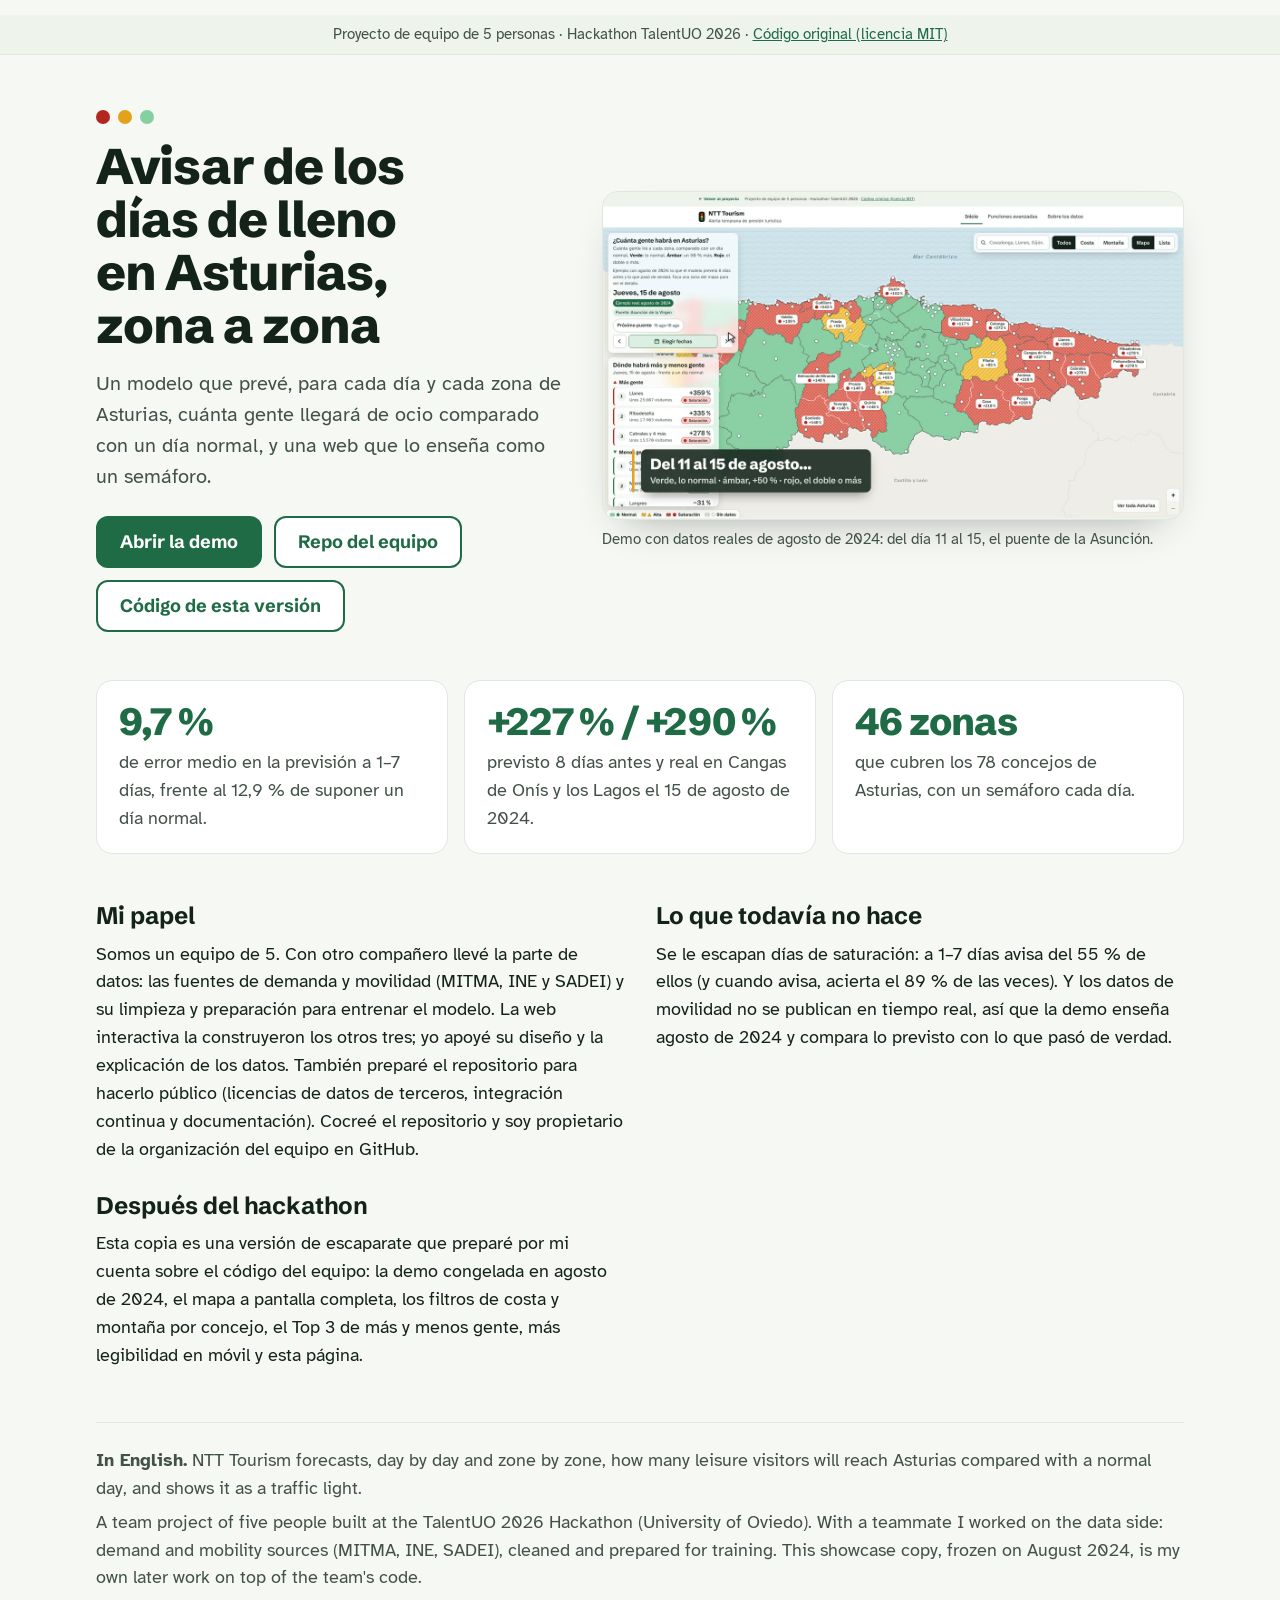
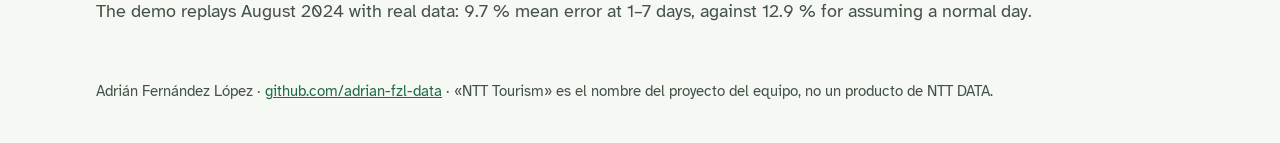
<file: index.html>
<!doctype html>
<html lang="es">
<head>
<meta charset="utf-8">
<meta name="viewport" content="width=device-width,initial-scale=1,viewport-fit=cover">
<title>NTT Tourism · Avisar de los días de lleno en Asturias</title>
<meta name="description" content="Proyecto de equipo del Hackathon TalentUO 2026: un modelo que prevé, zona a zona, cuánta gente llegará a Asturias frente a un día normal, y una web que lo muestra como un semáforo.">
<meta name="theme-color" content="#F6F8F4">
<link rel="icon" href="demo/favicon.svg" type="image/svg+xml">
<!-- Vista previa al compartir el enlace (LinkedIn, WhatsApp, portafolio) -->
<meta property="og:type" content="website">
<meta property="og:locale" content="es_ES">
<meta property="og:title" content="NTT Tourism · Avisar de los días de lleno en Asturias">
<meta property="og:description" content="Previsión de afluencia turística zona a zona, con un semáforo. Proyecto de equipo · Hackathon TalentUO 2026.">
<meta property="og:url" content="https://adrian-fzl-data.github.io/ntt-tourism/">
<meta property="og:image" content="https://adrian-fzl-data.github.io/ntt-tourism/medios/vista-previa.jpg">
<meta property="og:image:width" content="1200">
<meta property="og:image:height" content="630">
<meta property="og:image:alt" content="Mapa de Asturias con las zonas en verde, ámbar y rojo según la gente prevista el 15 de agosto de 2024">
<meta name="twitter:card" content="summary_large_image">
<link rel="preconnect" href="https://fonts.googleapis.com">
<link rel="preconnect" href="https://fonts.gstatic.com" crossorigin>
<link rel="stylesheet" href="https://fonts.googleapis.com/css2?family=Atkinson+Hyperlegible:wght@400;700&family=Schibsted+Grotesk:wght@600;700;800&display=swap">
<style>
/* Mismos colores y tipografía que la demo (demo/index.html) */
:root {
  --bg: #F6F8F4; --superficie: #FFFFFF; --superficie-2: #EEF3EC;
  --tinta: #14231A; --tinta-2: #435248; --linea: #DFE7DF;
  --acento: #1F6B45; --acento-tinta: #FFFFFF; --acento-suave: #DCEFE3;
  --rojo: #B3261E; --ambar-vivo: #E3A21A; --mapa-verde: #86CFA0;
  --f-titulo: 'Schibsted Grotesk', 'Segoe UI', 'Helvetica Neue', Arial, sans-serif;
  --f-texto: 'Atkinson Hyperlegible', Verdana, 'Segoe UI', sans-serif;
}
* { box-sizing: border-box; }
html { -webkit-text-size-adjust: 100%; }
body { margin: 0; background: var(--bg); color: var(--tinta); font: 400 18px/1.55 var(--f-texto); }
a { color: var(--acento); }
.banda { background: var(--superficie-2); border-bottom: 1px solid var(--linea); font-size: 15px; padding: 8px 16px; text-align: center; color: var(--tinta-2); }
main { max-width: 1120px; margin: 0 auto; padding: 40px 16px 48px; }
.cabeza { display: grid; grid-template-columns: minmax(0, 1fr) minmax(0, 1.25fr); gap: 40px; align-items: center; }
.semaforo { display: flex; gap: 8px; margin-bottom: 16px; }
.semaforo i { width: 14px; height: 14px; border-radius: 50%; }
h1 { font: 800 clamp(34px, 4.2vw, 50px)/1.06 var(--f-titulo); letter-spacing: -.02em; margin: 0 0 16px; text-wrap: balance; }
.entrada { font-size: 20px; color: var(--tinta-2); margin: 0 0 24px; }
.botones { display: flex; flex-wrap: wrap; gap: 12px; }
.btn { display: inline-flex; align-items: center; min-height: 52px; padding: 0 22px; border-radius: 12px; font: 700 18px/1 var(--f-titulo);
  text-decoration: none; border: 2px solid var(--acento); color: var(--acento); background: var(--superficie); }
.btn.principal { background: var(--acento); color: var(--acento-tinta); }
.btn:focus-visible { outline: 3px solid var(--ambar-vivo); outline-offset: 3px; }
figure { margin: 0; }
video { display: block; width: 100%; height: auto; border-radius: 16px; border: 1px solid var(--linea); background: var(--superficie-2);
  box-shadow: 0 18px 40px -24px rgba(20, 35, 26, .45); }
figcaption { font-size: 15px; color: var(--tinta-2); margin-top: 8px; }
.cifras { display: grid; grid-template-columns: repeat(3, minmax(0, 1fr)); gap: 16px; margin: 48px 0; padding: 0; list-style: none; }
.cifras li { background: var(--superficie); border: 1px solid var(--linea); border-radius: 16px; padding: 20px 22px; }
.cifras b { display: block; font: 800 38px/1.1 var(--f-titulo); letter-spacing: -.02em; color: var(--acento); margin-bottom: 6px; }
.cifras span { color: var(--tinta-2); }
.dos { display: grid; grid-template-columns: minmax(0, 1fr) minmax(0, 1fr); gap: 32px; }
h2 { font: 700 24px/1.2 var(--f-titulo); margin: 0 0 10px; }
.dos p { margin: 0 0 12px; }
.h2-sig { margin-top: 28px; }
.en { margin-top: 40px; padding-top: 24px; border-top: 1px solid var(--linea); color: var(--tinta-2); }
.en p { margin: 0 0 6px; }
footer { max-width: 1120px; margin: 0 auto; padding: 0 16px 40px; font-size: 15px; color: var(--tinta-2); }
@media (max-width: 860px) {
  main { padding-top: 28px; }
  .cabeza, .dos { grid-template-columns: minmax(0, 1fr); gap: 24px; }
  .cifras { grid-template-columns: minmax(0, 1fr); margin: 32px 0; }
  .btn { flex: 1 1 100%; justify-content: center; }
}
@media (prefers-reduced-motion: reduce) { video { display: none; } .sin-movimiento { display: block !important; } }
</style>
</head>
<body>
<p class="banda">Proyecto de equipo de 5 personas · Hackathon TalentUO 2026 · <a href="https://github.com/TalentUO/TalentUO">Código original (licencia MIT)</a></p>
<main>
  <section class="cabeza">
    <div>
      <div class="semaforo" aria-hidden="true"><i style="background:var(--rojo)"></i><i style="background:var(--ambar-vivo)"></i><i style="background:var(--mapa-verde)"></i></div>
      <h1>Avisar de los días de lleno en Asturias, zona a zona</h1>
      <p class="entrada">Un modelo que prevé, para cada día y cada zona de Asturias, cuánta gente llegará de ocio comparado con un día normal, y una web que lo enseña como un semáforo.</p>
      <div class="botones">
        <a class="btn principal" href="demo/">Abrir la demo</a>
        <a class="btn" href="https://github.com/TalentUO/TalentUO">Repo del equipo</a>
        <a class="btn" href="https://github.com/adrian-fzl-data/ntt-tourism">Código de esta versión</a>
      </div>
    </div>
    <figure>
      <video src="medios/demo-bucle.mp4" poster="medios/demo-bucle.jpg" autoplay muted loop playsinline preload="metadata"
        aria-label="La demo avanza del 11 al 15 de agosto de 2024 y el mapa pasa de verde a rojo en la costa y el oriente"></video>
      <img class="sin-movimiento" src="medios/demo-bucle.jpg" alt="Mapa de la demo el 15 de agosto de 2024, con la costa y el oriente en rojo" style="display:none;width:100%;border-radius:16px">
      <figcaption>Demo con datos reales de agosto de 2024: del día 11 al 15, el puente de la Asunción.</figcaption>
    </figure>
  </section>

  <ul class="cifras">
    <li><b>9,7&nbsp;%</b><span>de error medio en la previsión a 1–7 días, frente al 12,9&nbsp;% de suponer un día normal.</span></li>
    <li><b>+227&nbsp;% / +290&nbsp;%</b><span>previsto 8 días antes y real en Cangas de Onís y los Lagos el 15 de agosto de 2024.</span></li>
    <li><b>46 zonas</b><span>que cubren los 78 concejos de Asturias, con un semáforo cada día.</span></li>
  </ul>

  <section class="dos">
    <div>
      <h2>Mi papel</h2>
      <p>Somos un equipo de 5. Con otro compañero llevé la parte de datos: las fuentes de demanda y movilidad (MITMA, INE y SADEI) y su limpieza y preparación para entrenar el modelo. La web interactiva la construyeron los otros tres; yo apoyé su diseño y la explicación de los datos. También preparé el repositorio para hacerlo público (licencias de datos de terceros, integración continua y documentación). Cocreé el repositorio y soy propietario de la organización del equipo en GitHub.</p>
      <h2 class="h2-sig">Después del hackathon</h2>
      <p>Esta copia es una versión de escaparate que preparé por mi cuenta sobre el código del equipo: la demo congelada en agosto de 2024, el mapa a pantalla completa, los filtros de costa y montaña por concejo, el Top 3 de más y menos gente, más legibilidad en móvil y esta página.</p>
    </div>
    <div>
      <h2>Lo que todavía no hace</h2>
      <p>Se le escapan días de saturación: a 1–7 días avisa del 55&nbsp;% de ellos (y cuando avisa, acierta el 89&nbsp;% de las veces). Y los datos de movilidad no se publican en tiempo real, así que la demo enseña agosto de 2024 y compara lo previsto con lo que pasó de verdad.</p>
    </div>
  </section>

  <section class="en" lang="en">
    <p><b>In English.</b> NTT Tourism forecasts, day by day and zone by zone, how many leisure visitors will reach Asturias compared with a normal day, and shows it as a traffic light.</p>
    <p>A team project of five people built at the TalentUO 2026 Hackathon (University of Oviedo). With a teammate I worked on the data side: demand and mobility sources (MITMA, INE, SADEI), cleaned and prepared for training. This showcase copy, frozen on August 2024, is my own later work on top of the team's code.</p>
    <p>The demo replays August 2024 with real data: 9.7&nbsp;% mean error at 1–7 days, against 12.9&nbsp;% for assuming a normal day.</p>
  </section>
</main>
<footer>Adrián Fernández López · <a href="https://github.com/adrian-fzl-data">github.com/adrian-fzl-data</a> · «NTT Tourism» es el nombre del proyecto del equipo, no un producto de NTT DATA.</footer>
</body>
</html>
</file>
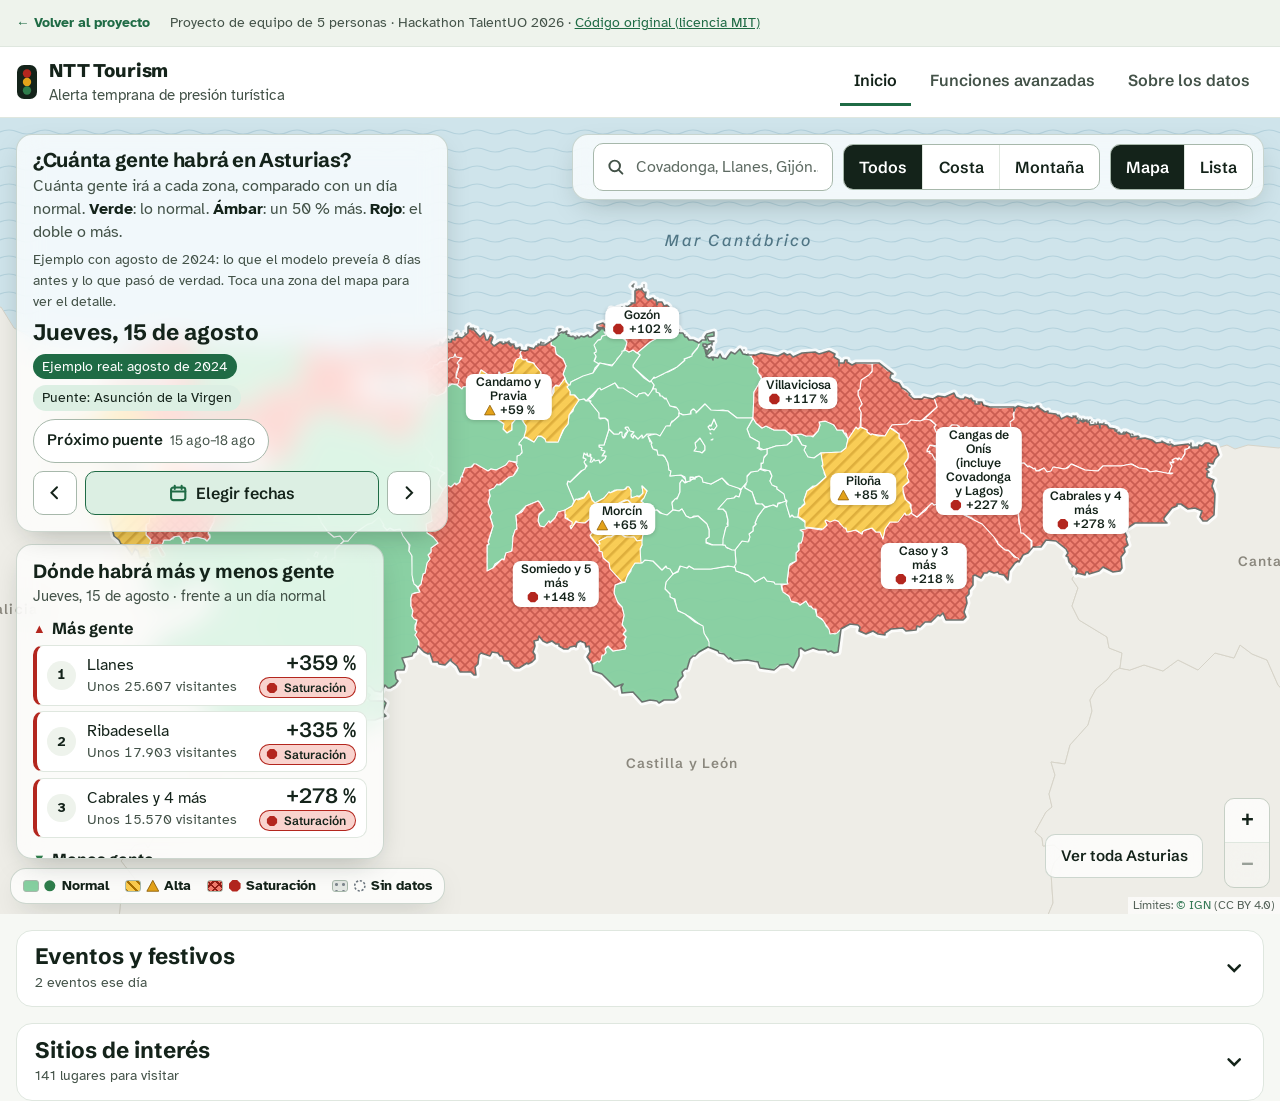
<file: demo/index.html>
<!doctype html>
<html lang="es">
<head>
<meta charset="utf-8">
<meta name="viewport" content="width=device-width,initial-scale=1,viewport-fit=cover">
<title>NTT Tourism · Previsión de afluencia turística en Asturias</title>
<meta name="description" content="Previsión diaria de afluencia turística en las zonas de Asturias, con un semáforo de presión turística y las causas de cada previsión.">
<meta name="theme-color" content="#F6F8F4">
<meta property="og:type" content="website">
<meta property="og:locale" content="es_ES">
<meta property="og:title" content="NTT Tourism · Demo: agosto de 2024 en Asturias">
<meta property="og:description" content="Mapa con la gente prevista zona a zona frente a un día normal. Proyecto de equipo · Hackathon TalentUO 2026.">
<meta property="og:url" content="https://adrian-fzl-data.github.io/ntt-tourism/demo/">
<meta property="og:image" content="https://adrian-fzl-data.github.io/ntt-tourism/medios/vista-previa.jpg">
<meta property="og:image:width" content="1200">
<meta property="og:image:height" content="630">
<meta name="twitter:card" content="summary_large_image">
<link rel="icon" href="favicon.svg" type="image/svg+xml">
<!-- Base: márgenes seguros (muescas de móvil), imágenes que no desbordan y [hidden] siempre oculto -->
<style>:root{color-scheme:light;box-sizing:border-box;padding-top:env(safe-area-inset-top,0px);padding-bottom:env(safe-area-inset-bottom,0px)}html{scroll-padding-top:env(safe-area-inset-top,0px)}body{margin:0;padding:0}img{max-width:100%}[hidden]:not([hidden=until-found i]){display:none!important}</style>
<link rel="preconnect" href="https://fonts.googleapis.com">
<link rel="preconnect" href="https://fonts.gstatic.com" crossorigin>
<link rel="stylesheet" href="https://fonts.googleapis.com/css2?family=Atkinson+Hyperlegible:ital,wght@0,400;0,700;1,400&family=Schibsted+Grotesk:wght@500;600;700;800&display=swap">
<style>
/* Diseño: barra de fecha arriba; debajo, el mapa a todo el ancho como protagonista. La ficha de una zona flota sobre él.
   Paleta "Prado": verde bosque como acento y neutros cálidos; el semáforo va aparte y siempre con icono, trama y palabra.
   Tema claro por defecto; el oscuro solo con data-theme="dark" (ya no sigue al sistema, para que la web no salga oscura sin querer). */
:root {
  --bg: #F6F8F4; --superficie: #FFFFFF; --superficie-2: #EEF3EC;
  --tinta: #14231A; --tinta-2: #435248; --linea: #DFE7DF; --linea-fuerte: #A7B8AB;
  --acento: #1F6B45; --acento-tinta: #FFFFFF; --acento-suave: #DCEFE3;
  --foco: #1F6B45; --foco-suave: rgba(31, 107, 69, .25);
  --pista: #D5E0D6;
  --verde: #2E7D4B; --verde-suave: #DCEFE2;
  --ambar: #8A5A00; --ambar-vivo: #E3A21A; --ambar-raya: #F4D27E; --ambar-suave: #FCEBC2;
  --rojo: #B3261E; --rojo-raya: #E26A5F; --rojo-suave: #F9D3CE;
  --gris: #6A747D; --gris-suave: #E4E7EA;
  --mapa-verde: #86CFA0; --mapa-ambar: #FBCB4E; --mapa-rojo: #F07B6C; --mapa-gris: #E3E7E3;
  --trama-ambar: #A86F00; --trama-rojo: #8E1C14; --trama-gris: #7D868E;
  --mapa-borde: #FFFFFF; --mar: #CFE4EB; --mar-ola: #B4D2DD; --mar-texto: #4F7584;
  --tierra: #EEEDE7; --tierra-borde: #D6D3C8; --tierra-texto: #8A877D; --costa-halo: #FFFFFF; --contorno-asturias: #2F3B36;
  --aviso-bg: #FFF4D6; --aviso-borde: #E3B13E; --raya-clara: rgba(255, 255, 255, .4);
  --sombra: none; /* Copia de escaparate: sin sombras decorativas */
  --f-titulo: 'Schibsted Grotesk', 'Segoe UI', 'Helvetica Neue', Arial, sans-serif;
  --f-texto: 'Atkinson Hyperlegible', Verdana, 'Segoe UI', sans-serif;
  --radio: 16px;
  --sitio-punto: #FFFFFF; --sitio-borde: rgba(19, 32, 43, .55);
  /* Sombras de las etiquetas del mapa, los puntos de sitios y los diálogos (iguales en claro y oscuro) */
  --sombra-etiqueta: 0 1px 4px rgba(0, 0, 0, .18); --sombra-punto: 0 1px 2px rgba(0, 0, 0, .3);
  --sombra-dialogo: 0 20px 50px rgba(0, 0, 0, .3);
  /* Gráfica de Fiabilidad: real frente a predicción */
  --g-real: #eb6834; --g-prev: #1B5C8F;
}
/* Velo detrás de los diálogos: también en ::backdrop, que en algunos navegadores no hereda de :root */
:root, ::backdrop { --velo: rgba(10, 18, 24, .55); }
:root[data-theme="dark"] {
  --bg: #0D141A; --superficie: #151F28; --superficie-2: #1D2934;
  --tinta: #E6EDF2; --tinta-2: #A2B2BF; --linea: #2A3946; --linea-fuerte: #566B7C;
  --acento: #86BDEB; --acento-tinta: #0D141A; --acento-suave: #1B3449;
  --foco: #8EC5FF; --foco-suave: rgba(142, 197, 255, .3);
  --pista: #2A3946;
  --verde: #6BCB8B; --verde-suave: #173825;
  --ambar: #F3C25C; --ambar-vivo: #E8AE34; --ambar-raya: #8C6514; --ambar-suave: #3A2D0F;
  --rojo: #FF8B7E; --rojo-raya: #9C3A31; --rojo-suave: #43201C;
  --gris: #97A2AC; --gris-suave: #262F37;
  --mapa-verde: #235A3A; --mapa-ambar: #6A5014; --mapa-rojo: #6E2B24; --mapa-gris: #2B343C;
  --trama-ambar: #E8B54C; --trama-rojo: #FF9184; --trama-gris: #6C7782;
  --mapa-borde: #0D141A; --mar: #15212B; --mar-ola: #1E3240; --mar-texto: #7FA3B3;
  --tierra: #232A30; --tierra-borde: #323B43; --tierra-texto: #7D8790; --costa-halo: #0D141A; --contorno-asturias: #C9D3CE;
  --aviso-bg: #2E2610; --aviso-borde: #8C6A1E; --raya-clara: rgba(255, 255, 255, .18);
  --sombra: none;
  --g-real: #d95926; --g-prev: #3987e5;
  color-scheme: dark;
}
body { background: var(--bg); color: var(--tinta); }
</style>
<link rel="stylesheet" href="vendor/leaflet/leaflet.css">
<link rel="stylesheet" href="estilos/estilos.css">
<link rel="stylesheet" href="pestanas/gestion/gestion.css">
</head>
<body>

<a class="saltar" href="#contenido">Saltar al contenido</a>

<div class="banda-equipo" role="note">
  <div class="envoltura banda-in">
    <a class="banda-volver" href="../">← Volver al proyecto</a>
    <p>Proyecto de equipo de 5 personas<span class="banda-largo"> · Hackathon TalentUO 2026</span> · <a href="https://github.com/TalentUO/TalentUO">Código original<span class="banda-largo"> (licencia MIT)</span></a></p>
  </div>
</div>

<header class="cabecera">
  <div class="envoltura cabecera-in">
    <div class="marca">
      <svg class="marca-ico" viewBox="0 0 22 36" aria-hidden="true">
        <rect x="1" y="1" width="20" height="34" rx="7" class="marca-caja"/>
        <circle cx="11" cy="9.5" r="4.2" class="ico-rojo"/>
        <circle cx="11" cy="18" r="4.2" class="ico-ambar-c"/>
        <circle cx="11" cy="26.5" r="4.2" class="ico-verde"/>
      </svg>
      <div>
        <p class="marca-nombre">NTT Tourism</p>
        <p class="marca-sub">Alerta temprana de presión turística</p>
      </div>
    </div>
    <nav class="nav" aria-label="Secciones">
      <div class="pestanas" role="tablist">
        <button type="button" role="tab" id="tab-inicio" aria-controls="panel-inicio" aria-selected="true">Inicio</button>
        <button type="button" role="tab" id="tab-gestion" aria-controls="panel-gestion" aria-selected="false" tabindex="-1">Funciones avanzadas</button>
        <button type="button" role="tab" id="tab-datos" aria-controls="panel-datos" aria-selected="false" tabindex="-1">Sobre los datos</button>
      </div>
    </nav>
  </div>
</header>

<div class="aviso-piloto" id="aviso-sintetico" role="note" hidden>
  <div class="envoltura aviso-in">
    <svg class="ico" viewBox="0 0 16 16" aria-hidden="true"><circle cx="8" cy="8" r="7" class="ico-info-c"/><rect x="7.1" y="6.6" width="1.8" height="5.4" rx=".9" class="ico-info-t"/><circle cx="8" cy="4.4" r="1.05" class="ico-info-t"/></svg>
    <p><strong>DATOS SINTÉTICOS – solo para pruebas.</strong> <span id="aviso-sintetico-txt">Las cifras del modelo salen de un objetivo inventado y no describen Asturias.</span></p>
  </div>
</div>

<div class="aviso-piloto" id="aviso-fecha" role="note" hidden>
  <div class="envoltura aviso-in">
    <svg class="ico" viewBox="0 0 16 16" aria-hidden="true"><circle cx="8" cy="8" r="7" class="ico-info-c"/><rect x="7.1" y="6.6" width="1.8" height="5.4" rx=".9" class="ico-info-t"/><circle cx="8" cy="4.4" r="1.05" class="ico-info-t"/></svg>
    <p><strong id="aviso-fecha-titulo"></strong> <span id="aviso-fecha-txt"></span></p>
  </div>
</div>

<main id="contenido" tabindex="-1">

  <!-- ============================ INICIO ============================ -->
  <section role="tabpanel" id="panel-inicio" aria-labelledby="tab-inicio" class="envoltura panel">
    <div class="flota-info">
    <h1 class="titulo-pagina">¿Cuánta gente habrá en Asturias?</h1>
    <p class="subtitulo-pagina">Cuánta gente irá a cada zona, comparado con un día normal. <span class="sub-nivel">Verde</span>: lo normal. <span class="sub-nivel">Ámbar</span>: un 50&nbsp;% más. <span class="sub-nivel">Rojo</span>: el doble o más.</p>
    <p class="subtitulo-pagina subtitulo-2">Ejemplo con agosto de 2024: lo que el modelo preveía 8 días antes y lo que pasó de verdad. Toca una zona del mapa para ver el detalle.</p>

    <div class="controles">
      <div class="fecha-bloque">
        <p class="eyebrow" id="fecha-eyebrow" hidden>Día elegido</p>
        <p class="fecha-grande" id="fecha-texto">Cargando…</p>
        <p class="fecha-estado" id="fecha-estado"></p>
      </div>
      <div class="fecha-mandos">
        <div class="accesos" role="group" aria-label="Accesos rápidos de fecha">
          <button type="button" class="chip-btn" hidden id="btn-hoy" aria-pressed="true">Hoy</button>
          <button type="button" class="chip-btn" hidden id="btn-finde" aria-pressed="false">Este finde</button>
          <button type="button" class="chip-btn" hidden id="btn-semana" aria-pressed="false">Próximos 7 días</button>
          <button type="button" class="chip-btn" id="btn-puente" aria-pressed="false">Próximo puente <span class="sub"></span></button>
        </div>
        <div class="paso-fecha">
          <button type="button" class="btn-icono" id="btn-antes"><svg class="ico" viewBox="0 0 16 16" aria-hidden="true"><path d="M10 3 5 8l5 5" class="ico-trazo"/></svg><span class="sr" id="btn-antes-txt">Día anterior</span></button>
          <button type="button" class="btn-cal" id="btn-calendario" aria-expanded="false" aria-controls="calendario">
            <svg class="ico" viewBox="0 0 16 16" aria-hidden="true"><rect x="1.8" y="3" width="12.4" height="11" rx="2" class="ico-trazo"/><path d="M1.8 6.6h12.4M5 1.6v2.8M11 1.6v2.8" class="ico-trazo"/></svg>
            <span>Elegir fechas</span>
          </button>
          <button type="button" class="btn-icono" id="btn-despues"><svg class="ico" viewBox="0 0 16 16" aria-hidden="true"><path d="M6 3l5 5-5 5" class="ico-trazo"/></svg><span class="sr" id="btn-despues-txt">Día siguiente</span></button>
        </div>
        <div class="calendario" id="calendario" role="group" aria-label="Calendario" hidden>
          <fieldset class="segmentado cal-modo">
            <legend class="filtro-et">Qué quieres consultar</legend>
            <div class="seg-opciones">
              <label><input type="radio" name="modo-fecha" value="dia" checked><span>Un día</span></label>
              <label><input type="radio" name="modo-fecha" value="periodo"><span>Varios días</span></label>
            </div>
          </fieldset>
          <p class="cal-instr" id="cal-instr" aria-live="polite"></p>
          <div class="cal-cab">
            <button type="button" class="btn-icono" id="cal-ant"><svg class="ico" viewBox="0 0 16 16" aria-hidden="true"><path d="M10 3 5 8l5 5" class="ico-trazo"/></svg><span class="sr">Mes anterior</span></button>
            <h2 class="cal-titulo" id="cal-titulo" aria-live="polite"></h2>
            <button type="button" class="btn-icono" id="cal-sig"><svg class="ico" viewBox="0 0 16 16" aria-hidden="true"><path d="M6 3l5 5-5 5" class="ico-trazo"/></svg><span class="sr">Mes siguiente</span></button>
          </div>
          <table class="cal-tabla" aria-labelledby="cal-titulo" aria-describedby="cal-ayuda">
            <thead><tr>
              <th scope="col" abbr="lunes">L</th><th scope="col" abbr="martes">M</th><th scope="col" abbr="miércoles">X</th>
              <th scope="col" abbr="jueves">J</th><th scope="col" abbr="viernes">V</th>
              <th scope="col" abbr="sábado" class="finde">S</th><th scope="col" abbr="domingo" class="finde">D</th>
            </tr></thead>
            <tbody id="cal-dias"></tbody>
          </table>
          <p class="sr" id="cal-ayuda">Usa las flechas para moverte por los días, Re Pág y Av Pág para cambiar de mes, e Intro para elegir.</p>
          <div class="cal-pie">
            <p class="marcas-ayuda"><span><b>Negrita</b>: fin de semana</span><span><i class="m-punto on"></i> Festivo o puente</span><span id="cal-meteo"></span></p>
            <button type="button" class="btn" id="cal-cerrar">Cerrar</button>
          </div>
        </div>
      </div>
    </div>

    </div>

    <div class="filtros">
      <div class="buscador">
        <label for="buscar" class="filtro-et">Buscar un lugar</label>
        <div class="buscador-caja">
          <svg class="ico lupa" viewBox="0 0 16 16" aria-hidden="true"><circle cx="7" cy="7" r="4.8" class="ico-trazo"/><path d="M10.6 10.6 14 14" class="ico-trazo"/></svg>
          <input id="buscar" type="text" role="combobox" autocomplete="off" spellcheck="false"
                 aria-autocomplete="list" aria-expanded="false" aria-controls="buscar-lista"
                 aria-describedby="buscar-ayuda" placeholder="Covadonga, Llanes, Gijón…">
          <ul id="buscar-lista" role="listbox" aria-label="Lugares encontrados" hidden></ul>
        </div>
        <p id="buscar-ayuda" class="sr">Escribe un pueblo, concejo o lugar. Usa las flechas para moverte por los resultados y Intro para elegir.</p>
        <p id="buscar-estado" class="ayuda" role="status"></p>
      </div>
      <button type="button" class="btn filtros-btn" id="btn-filtros" aria-expanded="false" aria-controls="filtros-mas">Filtros</button>
      <div class="filtros-mas" id="filtros-mas">
      <fieldset class="segmentado" id="filtro-tipo">
        <legend class="filtro-et">Tipo de destino</legend>
        <div class="seg-opciones">
          <label><input type="radio" name="tipo" value="todos" checked><span>Todos</span></label>
          <label><input type="radio" name="tipo" value="costa"><span>Costa</span></label>
          <label><input type="radio" name="tipo" value="montana"><span>Montaña</span></label>
        </div>
      </fieldset>
      <p id="filtro-criterio" class="filtro-criterio" role="status" hidden></p>
      <div class="vista">
        <p class="filtro-et" id="vista-et">Ver como</p>
        <div class="seg-opciones" role="group" aria-labelledby="vista-et">
          <button type="button" class="seg-btn" data-vista="mapa" aria-pressed="true">Mapa</button>
          <button type="button" class="seg-btn" data-vista="lista" aria-pressed="false">Lista</button>
        </div>
      </div>
      </div>
    </div>

    <div class="inicio-grid">
      <div class="col-mapa">
        <div class="mapa-marco" id="mapa-marco">
          <ul class="leyenda-mini" id="leyenda-mini" aria-hidden="true"></ul>
          <div class="mapa" id="mapa" role="region" aria-label="Mapa de Asturias. Con el mapa enfocado, las flechas lo mueven y las teclas más y menos acercan o alejan." aria-describedby="nota-mapa"></div>
        </div>
        <!-- Rellenos del semáforo para el mapa: color + trama, para no depender solo del color -->
        <svg class="defs-mapa" aria-hidden="true" focusable="false" width="0" height="0">
          <defs>
            <pattern id="relleno-ambar" width="9" height="9" patternUnits="userSpaceOnUse" patternTransform="rotate(45)"><rect width="9" height="9" class="p-ambar"/><rect width="2.6" height="9" class="t-ambar"/></pattern>
            <pattern id="relleno-rojo" width="10" height="10" patternUnits="userSpaceOnUse"><rect width="10" height="10" class="p-rojo"/><path d="M0 0 10 10M10 0 0 10" class="t-rojo"/></pattern>
            <pattern id="trama-agua" width="36" height="18" patternUnits="userSpaceOnUse"><rect width="36" height="18" class="p-agua"/><path d="M0 12 Q9 8 18 12 T36 12" class="t-agua"/></pattern>
            <pattern id="relleno-gris" width="10" height="10" patternUnits="userSpaceOnUse"><rect width="10" height="10" class="p-gris"/><circle cx="5" cy="5" r="1.4" class="t-gris"/></pattern>
          </defs>
        </svg>
        <div id="lista-zonas" hidden></div>
        <ul class="leyenda" id="leyenda" aria-label="Leyenda del semáforo"></ul>
        <p class="nota-mapa" id="nota-mapa">Pulsa una zona o un concejo para ver el detalle. Acerca el mapa con los botones +/−, con dos dedos o con Ctrl + rueda para pasar de zonas a concejos. Si prefieres una tabla, elige «Lista».</p>
      </div>
      <aside class="col-lateral" id="lateral" aria-label="Detalle">
        <section id="ranking" class="tarjeta"></section>
        <section id="panel-zona" class="tarjeta" hidden></section>
      </aside>
    </div>

    <!-- Eventos y sitios de interés: secciones desplegables (<details>), cerradas al principio -->
    <details class="desplegable" id="eventos">
      <summary>
        <span class="desp-txt">
          <h2 class="sitios-titulo" id="eventos-titulo">Eventos y festivos</h2>
          <span class="desp-resumen" id="eventos-resumen"></span>
        </span>
        <svg class="ico desp-flecha" viewBox="0 0 16 16" aria-hidden="true"><path d="M4 6l4 4 4-4" class="ico-trazo"/></svg>
      </summary>
      <div class="desp-cuerpo">
        <div class="sitios-cab">
          <p class="lat-sub" id="eventos-sub"></p>
          <div class="sitios-orden">
            <label for="eventos-cat" class="filtro-et">Tipo de evento</label>
            <select id="eventos-cat" class="select"></select>
          </div>
        </div>
        <p class="sitios-nota" id="eventos-nota"></p>
        <div id="eventos-lista" class="ev-lista"></div>
        <div class="sitios-pie">
          <p class="ayuda" id="eventos-cuenta" aria-live="polite"></p>
          <button type="button" class="btn" id="eventos-mas">Ver más eventos</button>
        </div>
      </div>
    </details>

    <!-- Sitios de interés: sin previsión propia; se ordenan por la afluencia prevista en su concejo -->
    <details class="desplegable" id="sitios">
      <summary>
        <span class="desp-txt">
          <h2 class="sitios-titulo" id="sitios-titulo">Sitios de interés</h2>
          <span class="desp-resumen"><span id="sitios-total"></span> lugares para visitar</span>
        </span>
        <svg class="ico desp-flecha" viewBox="0 0 16 16" aria-hidden="true"><path d="M4 6l4 4 4-4" class="ico-trazo"/></svg>
      </summary>
      <div class="desp-cuerpo">
        <div class="sitios-cab">
          <p class="lat-sub" id="sitios-sub"></p>
          <div class="sitios-orden">
            <label for="sitios-orden" class="filtro-et">Ordenar</label>
            <select id="sitios-orden" class="select">
              <option value="menos">Menos gente primero</option>
              <option value="mas">Más gente primero</option>
              <option value="concejo">Por concejo (A–Z)</option>
            </select>
          </div>
        </div>
        <p class="sitios-nota">No tenemos cifras de cada sitio: el nivel es el previsto para su concejo en las fechas elegidas. En el mapa aparecen como puntos blancos al acercarse.</p>
        <ul class="sitios-lista" id="sitios-lista"></ul>
        <div class="sitios-pie">
          <p class="ayuda" id="sitios-cuenta" aria-live="polite"></p>
          <button type="button" class="btn" id="sitios-mas">Ver más sitios</button>
        </div>
      </div>
    </details>
  </section>

  <!-- ============ FUNCIONES AVANZADAS (pestanas/gestion/) ============ -->
  <section role="tabpanel" id="panel-gestion" aria-labelledby="tab-gestion" class="envoltura panel" hidden></section>

  <!-- ============== SOBRE LOS DATOS (pestanas/sobre/) ============== -->
  <section role="tabpanel" id="panel-datos" aria-labelledby="tab-datos" class="envoltura panel" hidden></section>
</main>

<div id="aviso-vivo" class="sr" aria-live="polite" aria-atomic="true"></div>


<!-- Capa de datos: salidas del modelo (generadas por scripts/actualizar_datos_web.py) → módulo «datos» →
     fuente-modelo.js (fachada de Inicio). catalogo.js aporta lo que no son cifras: concejos, tipos de destino,
     lugares del buscador, sitios de interés y eventos. -->
<script src="datos/sitios.js"></script>
<script src="datos/modelo/salidas-inicio.js"></script>
<script src="datos/datos.js"></script>
<script src="datos/catalogo.js"></script>
<script src="datos/fuente-modelo.js"></script>
<script src="datos/api.js"></script>
<!-- Mapa: librerías locales (funcionan desde file://) y límites de los concejos -->
<script src="vendor/leaflet/leaflet.js"></script>
<script src="vendor/topojson-client.min.js"></script>
<script src="interfaz/geo-asturias.js"></script>
<script src="interfaz/geo-entorno.js"></script>
<!-- Interfaz -->
<script src="interfaz/mapa.js"></script>
<!-- Pestañas Funciones avanzadas y Sobre los datos (antes de app.js, que las monta) -->
<script src="pestanas/gestion/gestion.js"></script>
<script src="pestanas/sobre/sobre.js"></script>
<script src="interfaz/app.js"></script>

</body></html>
</file>
<file: demo/vendor/leaflet/leaflet.css>
/* required styles */

.leaflet-pane,
.leaflet-tile,
.leaflet-marker-icon,
.leaflet-marker-shadow,
.leaflet-tile-container,
.leaflet-pane > svg,
.leaflet-pane > canvas,
.leaflet-zoom-box,
.leaflet-image-layer,
.leaflet-layer {
	position: absolute;
	left: 0;
	top: 0;
	}
.leaflet-container {
	overflow: hidden;
	}
.leaflet-tile,
.leaflet-marker-icon,
.leaflet-marker-shadow {
	-webkit-user-select: none;
	   -moz-user-select: none;
	        user-select: none;
	  -webkit-user-drag: none;
	}
/* Prevents IE11 from highlighting tiles in blue */
.leaflet-tile::selection {
	background: transparent;
}
/* Safari renders non-retina tile on retina better with this, but Chrome is worse */
.leaflet-safari .leaflet-tile {
	image-rendering: -webkit-optimize-contrast;
	}
/* hack that prevents hw layers "stretching" when loading new tiles */
.leaflet-safari .leaflet-tile-container {
	width: 1600px;
	height: 1600px;
	-webkit-transform-origin: 0 0;
	}
.leaflet-marker-icon,
.leaflet-marker-shadow {
	display: block;
	}
/* .leaflet-container svg: reset svg max-width decleration shipped in Joomla! (joomla.org) 3.x */
/* .leaflet-container img: map is broken in FF if you have max-width: 100% on tiles */
.leaflet-container .leaflet-overlay-pane svg {
	max-width: none !important;
	max-height: none !important;
	}
.leaflet-container .leaflet-marker-pane img,
.leaflet-container .leaflet-shadow-pane img,
.leaflet-container .leaflet-tile-pane img,
.leaflet-container img.leaflet-image-layer,
.leaflet-container .leaflet-tile {
	max-width: none !important;
	max-height: none !important;
	width: auto;
	padding: 0;
	}

.leaflet-container img.leaflet-tile {
	/* See: https://bugs.chromium.org/p/chromium/issues/detail?id=600120 */
	mix-blend-mode: plus-lighter;
}

.leaflet-container.leaflet-touch-zoom {
	-ms-touch-action: pan-x pan-y;
	touch-action: pan-x pan-y;
	}
.leaflet-container.leaflet-touch-drag {
	-ms-touch-action: pinch-zoom;
	/* Fallback for FF which doesn't support pinch-zoom */
	touch-action: none;
	touch-action: pinch-zoom;
}
.leaflet-container.leaflet-touch-drag.leaflet-touch-zoom {
	-ms-touch-action: none;
	touch-action: none;
}
.leaflet-container {
	-webkit-tap-highlight-color: transparent;
}
.leaflet-container a {
	-webkit-tap-highlight-color: rgba(51, 181, 229, 0.4);
}
.leaflet-tile {
	filter: inherit;
	visibility: hidden;
	}
.leaflet-tile-loaded {
	visibility: inherit;
	}
.leaflet-zoom-box {
	width: 0;
	height: 0;
	-moz-box-sizing: border-box;
	     box-sizing: border-box;
	z-index: 800;
	}
/* workaround for https://bugzilla.mozilla.org/show_bug.cgi?id=888319 */
.leaflet-overlay-pane svg {
	-moz-user-select: none;
	}

.leaflet-pane         { z-index: 400; }

.leaflet-tile-pane    { z-index: 200; }
.leaflet-overlay-pane { z-index: 400; }
.leaflet-shadow-pane  { z-index: 500; }
.leaflet-marker-pane  { z-index: 600; }
.leaflet-tooltip-pane   { z-index: 650; }
.leaflet-popup-pane   { z-index: 700; }

.leaflet-map-pane canvas { z-index: 100; }
.leaflet-map-pane svg    { z-index: 200; }

.leaflet-vml-shape {
	width: 1px;
	height: 1px;
	}
.lvml {
	behavior: url(#default#VML);
	display: inline-block;
	position: absolute;
	}


/* control positioning */

.leaflet-control {
	position: relative;
	z-index: 800;
	pointer-events: visiblePainted; /* IE 9-10 doesn't have auto */
	pointer-events: auto;
	}
.leaflet-top,
.leaflet-bottom {
	position: absolute;
	z-index: 1000;
	pointer-events: none;
	}
.leaflet-top {
	top: 0;
	}
.leaflet-right {
	right: 0;
	}
.leaflet-bottom {
	bottom: 0;
	}
.leaflet-left {
	left: 0;
	}
.leaflet-control {
	float: left;
	clear: both;
	}
.leaflet-right .leaflet-control {
	float: right;
	}
.leaflet-top .leaflet-control {
	margin-top: 10px;
	}
.leaflet-bottom .leaflet-control {
	margin-bottom: 10px;
	}
.leaflet-left .leaflet-control {
	margin-left: 10px;
	}
.leaflet-right .leaflet-control {
	margin-right: 10px;
	}


/* zoom and fade animations */

.leaflet-fade-anim .leaflet-popup {
	opacity: 0;
	-webkit-transition: opacity 0.2s linear;
	   -moz-transition: opacity 0.2s linear;
	        transition: opacity 0.2s linear;
	}
.leaflet-fade-anim .leaflet-map-pane .leaflet-popup {
	opacity: 1;
	}
.leaflet-zoom-animated {
	-webkit-transform-origin: 0 0;
	    -ms-transform-origin: 0 0;
	        transform-origin: 0 0;
	}
svg.leaflet-zoom-animated {
	will-change: transform;
}

.leaflet-zoom-anim .leaflet-zoom-animated {
	-webkit-transition: -webkit-transform 0.25s cubic-bezier(0,0,0.25,1);
	   -moz-transition:    -moz-transform 0.25s cubic-bezier(0,0,0.25,1);
	        transition:         transform 0.25s cubic-bezier(0,0,0.25,1);
	}
.leaflet-zoom-anim .leaflet-tile,
.leaflet-pan-anim .leaflet-tile {
	-webkit-transition: none;
	   -moz-transition: none;
	        transition: none;
	}

.leaflet-zoom-anim .leaflet-zoom-hide {
	visibility: hidden;
	}


/* cursors */

.leaflet-interactive {
	cursor: pointer;
	}
.leaflet-grab {
	cursor: -webkit-grab;
	cursor:    -moz-grab;
	cursor:         grab;
	}
.leaflet-crosshair,
.leaflet-crosshair .leaflet-interactive {
	cursor: crosshair;
	}
.leaflet-popup-pane,
.leaflet-control {
	cursor: auto;
	}
.leaflet-dragging .leaflet-grab,
.leaflet-dragging .leaflet-grab .leaflet-interactive,
.leaflet-dragging .leaflet-marker-draggable {
	cursor: move;
	cursor: -webkit-grabbing;
	cursor:    -moz-grabbing;
	cursor:         grabbing;
	}

/* marker & overlays interactivity */
.leaflet-marker-icon,
.leaflet-marker-shadow,
.leaflet-image-layer,
.leaflet-pane > svg path,
.leaflet-tile-container {
	pointer-events: none;
	}

.leaflet-marker-icon.leaflet-interactive,
.leaflet-image-layer.leaflet-interactive,
.leaflet-pane > svg path.leaflet-interactive,
svg.leaflet-image-layer.leaflet-interactive path {
	pointer-events: visiblePainted; /* IE 9-10 doesn't have auto */
	pointer-events: auto;
	}

/* visual tweaks */

.leaflet-container {
	background: #ddd;
	outline-offset: 1px;
	}
.leaflet-container a {
	color: #0078A8;
	}
.leaflet-zoom-box {
	border: 2px dotted #38f;
	background: rgba(255,255,255,0.5);
	}


/* general typography */
.leaflet-container {
	font-family: "Helvetica Neue", Arial, Helvetica, sans-serif;
	font-size: 12px;
	font-size: 0.75rem;
	line-height: 1.5;
	}


/* general toolbar styles */

.leaflet-bar {
	box-shadow: 0 1px 5px rgba(0,0,0,0.65);
	border-radius: 4px;
	}
.leaflet-bar a {
	background-color: #fff;
	border-bottom: 1px solid #ccc;
	width: 26px;
	height: 26px;
	line-height: 26px;
	display: block;
	text-align: center;
	text-decoration: none;
	color: black;
	}
.leaflet-bar a,
.leaflet-control-layers-toggle {
	background-position: 50% 50%;
	background-repeat: no-repeat;
	display: block;
	}
.leaflet-bar a:hover,
.leaflet-bar a:focus {
	background-color: #f4f4f4;
	}
.leaflet-bar a:first-child {
	border-top-left-radius: 4px;
	border-top-right-radius: 4px;
	}
.leaflet-bar a:last-child {
	border-bottom-left-radius: 4px;
	border-bottom-right-radius: 4px;
	border-bottom: none;
	}
.leaflet-bar a.leaflet-disabled {
	cursor: default;
	background-color: #f4f4f4;
	color: #bbb;
	}

.leaflet-touch .leaflet-bar a {
	width: 30px;
	height: 30px;
	line-height: 30px;
	}
.leaflet-touch .leaflet-bar a:first-child {
	border-top-left-radius: 2px;
	border-top-right-radius: 2px;
	}
.leaflet-touch .leaflet-bar a:last-child {
	border-bottom-left-radius: 2px;
	border-bottom-right-radius: 2px;
	}

/* zoom control */

.leaflet-control-zoom-in,
.leaflet-control-zoom-out {
	font: bold 18px 'Lucida Console', Monaco, monospace;
	text-indent: 1px;
	}

.leaflet-touch .leaflet-control-zoom-in, .leaflet-touch .leaflet-control-zoom-out  {
	font-size: 22px;
	}


/* layers control */

.leaflet-control-layers {
	box-shadow: 0 1px 5px rgba(0,0,0,0.4);
	background: #fff;
	border-radius: 5px;
	}
.leaflet-control-layers-toggle {
	background-image: url(images/layers.png);
	width: 36px;
	height: 36px;
	}
.leaflet-retina .leaflet-control-layers-toggle {
	background-image: url(images/layers-2x.png);
	background-size: 26px 26px;
	}
.leaflet-touch .leaflet-control-layers-toggle {
	width: 44px;
	height: 44px;
	}
.leaflet-control-layers .leaflet-control-layers-list,
.leaflet-control-layers-expanded .leaflet-control-layers-toggle {
	display: none;
	}
.leaflet-control-layers-expanded .leaflet-control-layers-list {
	display: block;
	position: relative;
	}
.leaflet-control-layers-expanded {
	padding: 6px 10px 6px 6px;
	color: #333;
	background: #fff;
	}
.leaflet-control-layers-scrollbar {
	overflow-y: scroll;
	overflow-x: hidden;
	padding-right: 5px;
	}
.leaflet-control-layers-selector {
	margin-top: 2px;
	position: relative;
	top: 1px;
	}
.leaflet-control-layers label {
	display: block;
	font-size: 13px;
	font-size: 1.08333em;
	}
.leaflet-control-layers-separator {
	height: 0;
	border-top: 1px solid #ddd;
	margin: 5px -10px 5px -6px;
	}

/* Default icon URLs */
.leaflet-default-icon-path { /* used only in path-guessing heuristic, see L.Icon.Default */
	background-image: url(images/marker-icon.png);
	}


/* attribution and scale controls */

.leaflet-container .leaflet-control-attribution {
	background: #fff;
	background: rgba(255, 255, 255, 0.8);
	margin: 0;
	}
.leaflet-control-attribution,
.leaflet-control-scale-line {
	padding: 0 5px;
	color: #333;
	line-height: 1.4;
	}
.leaflet-control-attribution a {
	text-decoration: none;
	}
.leaflet-control-attribution a:hover,
.leaflet-control-attribution a:focus {
	text-decoration: underline;
	}
.leaflet-attribution-flag {
	display: inline !important;
	vertical-align: baseline !important;
	width: 1em;
	height: 0.6669em;
	}
.leaflet-left .leaflet-control-scale {
	margin-left: 5px;
	}
.leaflet-bottom .leaflet-control-scale {
	margin-bottom: 5px;
	}
.leaflet-control-scale-line {
	border: 2px solid #777;
	border-top: none;
	line-height: 1.1;
	padding: 2px 5px 1px;
	white-space: nowrap;
	-moz-box-sizing: border-box;
	     box-sizing: border-box;
	background: rgba(255, 255, 255, 0.8);
	text-shadow: 1px 1px #fff;
	}
.leaflet-control-scale-line:not(:first-child) {
	border-top: 2px solid #777;
	border-bottom: none;
	margin-top: -2px;
	}
.leaflet-control-scale-line:not(:first-child):not(:last-child) {
	border-bottom: 2px solid #777;
	}

.leaflet-touch .leaflet-control-attribution,
.leaflet-touch .leaflet-control-layers,
.leaflet-touch .leaflet-bar {
	box-shadow: none;
	}
.leaflet-touch .leaflet-control-layers,
.leaflet-touch .leaflet-bar {
	border: 2px solid rgba(0,0,0,0.2);
	background-clip: padding-box;
	}


/* popup */

.leaflet-popup {
	position: absolute;
	text-align: center;
	margin-bottom: 20px;
	}
.leaflet-popup-content-wrapper {
	padding: 1px;
	text-align: left;
	border-radius: 12px;
	}
.leaflet-popup-content {
	margin: 13px 24px 13px 20px;
	line-height: 1.3;
	font-size: 13px;
	font-size: 1.08333em;
	min-height: 1px;
	}
.leaflet-popup-content p {
	margin: 17px 0;
	margin: 1.3em 0;
	}
.leaflet-popup-tip-container {
	width: 40px;
	height: 20px;
	position: absolute;
	left: 50%;
	margin-top: -1px;
	margin-left: -20px;
	overflow: hidden;
	pointer-events: none;
	}
.leaflet-popup-tip {
	width: 17px;
	height: 17px;
	padding: 1px;

	margin: -10px auto 0;
	pointer-events: auto;

	-webkit-transform: rotate(45deg);
	   -moz-transform: rotate(45deg);
	    -ms-transform: rotate(45deg);
	        transform: rotate(45deg);
	}
.leaflet-popup-content-wrapper,
.leaflet-popup-tip {
	background: white;
	color: #333;
	box-shadow: 0 3px 14px rgba(0,0,0,0.4);
	}
.leaflet-container a.leaflet-popup-close-button {
	position: absolute;
	top: 0;
	right: 0;
	border: none;
	text-align: center;
	width: 24px;
	height: 24px;
	font: 16px/24px Tahoma, Verdana, sans-serif;
	color: #757575;
	text-decoration: none;
	background: transparent;
	}
.leaflet-container a.leaflet-popup-close-button:hover,
.leaflet-container a.leaflet-popup-close-button:focus {
	color: #585858;
	}
.leaflet-popup-scrolled {
	overflow: auto;
	}

.leaflet-oldie .leaflet-popup-content-wrapper {
	-ms-zoom: 1;
	}
.leaflet-oldie .leaflet-popup-tip {
	width: 24px;
	margin: 0 auto;

	-ms-filter: "progid:DXImageTransform.Microsoft.Matrix(M11=0.70710678, M12=0.70710678, M21=-0.70710678, M22=0.70710678)";
	filter: progid:DXImageTransform.Microsoft.Matrix(M11=0.70710678, M12=0.70710678, M21=-0.70710678, M22=0.70710678);
	}

.leaflet-oldie .leaflet-control-zoom,
.leaflet-oldie .leaflet-control-layers,
.leaflet-oldie .leaflet-popup-content-wrapper,
.leaflet-oldie .leaflet-popup-tip {
	border: 1px solid #999;
	}


/* div icon */

.leaflet-div-icon {
	background: #fff;
	border: 1px solid #666;
	}


/* Tooltip */
/* Base styles for the element that has a tooltip */
.leaflet-tooltip {
	position: absolute;
	padding: 6px;
	background-color: #fff;
	border: 1px solid #fff;
	border-radius: 3px;
	color: #222;
	white-space: nowrap;
	-webkit-user-select: none;
	-moz-user-select: none;
	-ms-user-select: none;
	user-select: none;
	pointer-events: none;
	box-shadow: 0 1px 3px rgba(0,0,0,0.4);
	}
.leaflet-tooltip.leaflet-interactive {
	cursor: pointer;
	pointer-events: auto;
	}
.leaflet-tooltip-top:before,
.leaflet-tooltip-bottom:before,
.leaflet-tooltip-left:before,
.leaflet-tooltip-right:before {
	position: absolute;
	pointer-events: none;
	border: 6px solid transparent;
	background: transparent;
	content: "";
	}

/* Directions */

.leaflet-tooltip-bottom {
	margin-top: 6px;
}
.leaflet-tooltip-top {
	margin-top: -6px;
}
.leaflet-tooltip-bottom:before,
.leaflet-tooltip-top:before {
	left: 50%;
	margin-left: -6px;
	}
.leaflet-tooltip-top:before {
	bottom: 0;
	margin-bottom: -12px;
	border-top-color: #fff;
	}
.leaflet-tooltip-bottom:before {
	top: 0;
	margin-top: -12px;
	margin-left: -6px;
	border-bottom-color: #fff;
	}
.leaflet-tooltip-left {
	margin-left: -6px;
}
.leaflet-tooltip-right {
	margin-left: 6px;
}
.leaflet-tooltip-left:before,
.leaflet-tooltip-right:before {
	top: 50%;
	margin-top: -6px;
	}
.leaflet-tooltip-left:before {
	right: 0;
	margin-right: -12px;
	border-left-color: #fff;
	}
.leaflet-tooltip-right:before {
	left: 0;
	margin-left: -12px;
	border-right-color: #fff;
	}

/* Printing */

@media print {
	/* Prevent printers from removing background-images of controls. */
	.leaflet-control {
		-webkit-print-color-adjust: exact;
		print-color-adjust: exact;
		}
	}
</file>
<file: demo/estilos/estilos.css>
/* ==========================================================================
 * Estilos de la interfaz. Los colores y tipos se definen como variables
 * en index.html (claro y oscuro); aquí solo se usan.
 * ========================================================================== */

*, *::before, *::after { box-sizing: border-box; }
html { -webkit-text-size-adjust: 100%; }
body {
  font-family: var(--f-texto);
  font-size: 1rem;
  line-height: 1.5;
}
h1, h2, h3, h4 { font-family: var(--f-titulo); line-height: 1.2; margin: 0; text-wrap: balance; color: var(--tinta); }
p { margin: 0; }
button, input, select, textarea { font: inherit; color: inherit; }
button { cursor: pointer; }
code { font-size: .92em; background: var(--superficie-2); padding: .05em .35em; border-radius: 4px; }
a { color: var(--acento); }
:focus-visible { outline: 3px solid var(--foco); outline-offset: 2px; border-radius: 4px; }
[hidden] { display: none !important; }
.sr { position: absolute !important; width: 1px; height: 1px; padding: 0; margin: -1px; overflow: hidden; clip: rect(0 0 0 0); white-space: nowrap; border: 0; }

.saltar {
  position: absolute; left: 16px; top: -80px; z-index: 50;
  background: var(--acento); color: var(--acento-tinta); padding: .75rem 1rem; border-radius: 8px; font-weight: 700;
}
.saltar:focus { top: calc(8px + env(safe-area-inset-top, 0px)); }

.envoltura {
  max-width: 1320px; margin: 0 auto;
  padding-left: max(16px, env(safe-area-inset-left, 0px));
  padding-right: max(16px, env(safe-area-inset-right, 0px));
}

/* ---------- Iconos ---------- */
.ico { width: 1em; height: 1em; flex: none; display: inline-block; vertical-align: -.125em; }
.ico-verde { fill: var(--verde); }
.ico-ambar { fill: var(--ambar-vivo); stroke: var(--ambar); stroke-width: 1; stroke-linejoin: round; }
.ico-ambar-c { fill: var(--ambar-vivo); }
.ico-rojo { fill: var(--rojo); }
.ico-gris { fill: none; stroke: var(--gris); stroke-width: 1.8; stroke-dasharray: 2.6 2; }
.ico-trazo { fill: none; stroke: currentColor; stroke-width: 1.8; stroke-linecap: round; }
.ico-info-c { fill: var(--acento); }
.ico-info-t { fill: var(--acento-tinta); }
.marca-caja { fill: var(--tinta); }

/* ---------- Cabecera ---------- */
.cabecera { background: var(--superficie); border-bottom: 1px solid var(--linea); }
.cabecera-in { display: flex; flex-wrap: wrap; align-items: center; gap: .5rem 1.5rem; padding-block: .6rem; }
.marca { display: flex; align-items: center; gap: .7rem; margin-right: auto; }
.marca-ico { width: 22px; height: 36px; flex: none; }
.marca-nombre { font-family: var(--f-titulo); font-weight: 800; font-size: 1.15rem; letter-spacing: -.01em; }
.marca-sub { font-size: .85rem; color: var(--tinta-2); }
.pestanas { display: flex; gap: .25rem; }
.pestanas [role="tab"] {
  background: none; border: 0; border-bottom: 3px solid transparent;
  min-height: 48px; padding: .5rem .9rem; font-weight: 700; color: var(--tinta-2);
  border-radius: 6px 6px 0 0;
}
.pestanas [role="tab"]:hover { color: var(--tinta); background: var(--superficie-2); }
.pestanas [role="tab"][aria-selected="true"] { color: var(--tinta); border-bottom-color: var(--acento); }

.aviso-piloto { background: var(--aviso-bg); border-bottom: 1px solid var(--aviso-borde); }
.aviso-in { display: flex; gap: .6rem; align-items: flex-start; padding-block: .55rem; font-size: .95rem; }
.aviso-in .ico { margin-top: .2em; font-size: 1.05rem; }
/* Error al cargar las salidas del modelo */
.error-datos { white-space: pre-wrap; font-size: .9rem; }

/* ---------- Estructura general ---------- */
main { display: block; outline: none; }
.panel { padding-block: 1.25rem 3rem; }
.titulo-pagina { font-size: clamp(1.3rem, 1.1rem + .8vw, 1.7rem); font-weight: 800; letter-spacing: -.015em; margin-bottom: .75rem; }
.eyebrow { font-size: .78rem; text-transform: uppercase; letter-spacing: .08em; font-weight: 700; color: var(--tinta-2); }
.tarjeta { background: var(--superficie); border: 1px solid var(--linea); border-radius: var(--radio); box-shadow: var(--sombra); }
.filtro-et { display: block; font-size: .85rem; font-weight: 700; color: var(--tinta-2); margin-bottom: .35rem; padding: 0; }
.ayuda { font-size: .85rem; color: var(--tinta-2); margin-top: .3rem; }

/* ---------- Barra de fecha ---------- */
.controles {
  display: grid; grid-template-columns: minmax(0, 17rem) minmax(0, 1fr); gap: 1rem 2rem;
  background: var(--superficie); border: 1px solid var(--linea); border-radius: var(--radio);
  padding: .8rem 1.1rem;
}
.fecha-bloque { min-width: 0; display: flex; flex-direction: column; gap: .2rem; }
.fecha-grande { font-family: var(--f-titulo); font-weight: 800; font-size: 1.55rem; line-height: 1.15; }
.fecha-estado { display: flex; flex-wrap: wrap; gap: .35rem; margin-top: .3rem; }
.etq {
  display: inline-flex; align-items: center; font-size: .8rem; font-weight: 700; padding: .15rem .55rem;
  border-radius: 999px; background: var(--superficie-2); color: var(--tinta);
}
.etq-hoy { background: var(--acento); color: var(--acento-tinta); }
.etq-esp { background: var(--acento-suave); }
.etq-aviso { background: var(--aviso-bg); box-shadow: inset 0 0 0 1px var(--aviso-borde); }
.fecha-mandos { min-width: 0; display: flex; flex-direction: column; gap: .75rem; }
.accesos { display: flex; flex-wrap: wrap; gap: .5rem; }
.chip-btn {
  display: inline-flex; align-items: center; gap: .45rem;
  min-height: 44px; padding: .45rem 1rem; border-radius: 999px;
  border: 1.5px solid var(--linea-fuerte); background: var(--superficie); font-weight: 700;
}
.chip-btn:hover { background: var(--superficie-2); }
.chip-btn .sub { font-weight: 400; color: var(--tinta-2); font-size: .9em; }
.chip-btn[aria-pressed="true"] { background: var(--acento); color: var(--acento-tinta); border-color: var(--acento); }
.chip-btn[aria-pressed="true"] .sub { color: inherit; }
.chip-btn:disabled { opacity: .55; cursor: not-allowed; }
/* Pantallas anchas: accesos rápidos y «‹ Elegir fechas ›» en la misma fila, para que el mapa suba */
@media (min-width: 1180px) {
  .fecha-mandos { display: grid; grid-template-columns: auto minmax(0, 1fr); align-items: center; column-gap: .75rem; }
  .fecha-mandos > .calendario { grid-column: 1 / -1; }
}

input[type="range"] { --thumb: 30px; -webkit-appearance: none; appearance: none; width: 100%; height: var(--thumb); background: transparent; margin: 0; cursor: pointer; display: block; }
input[type="range"]::-webkit-slider-runnable-track { height: 8px; border-radius: 4px; background: var(--pista); }
input[type="range"]::-moz-range-track { height: 8px; border-radius: 4px; background: var(--pista); }
input[type="range"]::-webkit-slider-thumb {
  -webkit-appearance: none; appearance: none; box-sizing: border-box;
  width: var(--thumb); height: var(--thumb); border-radius: 50%; margin-top: calc((8px - var(--thumb)) / 2);
  background: var(--acento); border: 4px solid var(--superficie); box-shadow: 0 0 0 2px var(--acento);
}
input[type="range"]::-moz-range-thumb {
  box-sizing: border-box; width: var(--thumb); height: var(--thumb); border-radius: 50%;
  background: var(--acento); border: 4px solid var(--superficie); box-shadow: 0 0 0 2px var(--acento);
}
input[type="range"]:focus-visible { outline: none; }
input[type="range"]:focus-visible::-webkit-slider-thumb { box-shadow: 0 0 0 2px var(--acento), 0 0 0 7px var(--foco-suave), 0 0 0 9px var(--foco); }
input[type="range"]:focus-visible::-moz-range-thumb { box-shadow: 0 0 0 2px var(--acento), 0 0 0 7px var(--foco-suave), 0 0 0 9px var(--foco); }

.m-punto { width: 6px; height: 6px; border-radius: 50%; display: inline-block; }
.m-punto.on { background: var(--acento); }
.marcas-ayuda { display: flex; flex-wrap: wrap; gap: .25rem 1rem; font-size: .8rem; color: var(--tinta-2); }
.marcas-ayuda b { color: var(--tinta); }
.marcas-ayuda .m-punto { vertical-align: middle; margin-right: .15rem; }

/* Paso de fecha y botón del calendario */
.paso-fecha { display: flex; align-items: stretch; gap: .5rem; }
.btn-icono {
  display: inline-grid; place-items: center; flex: none; min-width: 44px; min-height: 44px; padding: 0;
  border: 1.5px solid var(--linea-fuerte); border-radius: 10px; background: var(--superficie); font-size: 1.1rem;
}
.btn-icono:hover:not([aria-disabled="true"]) { background: var(--superficie-2); }
.btn-icono[aria-disabled="true"] { opacity: .4; cursor: not-allowed; }
.btn-cal {
  flex: 0 1 18rem; display: inline-flex; align-items: center; justify-content: center; gap: .5rem; min-height: 44px;
  padding: .45rem 1rem; border: 1.5px solid var(--acento); border-radius: 10px;
  background: var(--acento-suave); color: var(--tinta); font-weight: 700;
}
.btn-cal .ico { font-size: 1.15rem; color: var(--acento); }
.btn-cal:hover { background: var(--superficie-2); }
.btn-cal[aria-expanded="true"] { background: var(--acento); color: var(--acento-tinta); }
.btn-cal[aria-expanded="true"] .ico { color: inherit; }

/* Calendario */
.calendario {
  border: 1px solid var(--linea); border-radius: var(--radio); background: var(--superficie);
  padding: .9rem; display: flex; flex-direction: column; gap: .7rem; max-width: 28rem; width: 100%;
}
.cal-instr { font-size: .92rem; font-weight: 700; min-height: 1.4em; }
.cal-cab { display: flex; align-items: center; justify-content: space-between; gap: .5rem; }
.cal-titulo { font-size: 1.1rem; font-weight: 800; text-align: center; }
.cal-tabla { width: 100%; border-collapse: collapse; table-layout: fixed; }
.cal-tabla th { font-size: .8rem; font-weight: 700; color: var(--tinta-2); padding-bottom: .3rem; }
.cal-tabla th.finde { color: var(--tinta); }
.cal-tabla td { padding: 1px 0; text-align: center; }
.cal-dia {
  position: relative; width: 100%; min-height: 44px; display: inline-flex; align-items: center; justify-content: center;
  border: 0; background: none; border-radius: 8px; font-variant-numeric: tabular-nums; color: var(--tinta-2);
}
button.cal-dia { color: var(--tinta); }
button.cal-dia:hover { background: var(--superficie-2); }
.cal-dia.finde { font-weight: 700; }
.cal-dia.fuera { opacity: .35; }
.cal-dia.hoy { box-shadow: inset 0 0 0 1.5px var(--linea-fuerte); }
.cal-dia .m-punto { position: absolute; left: 50%; bottom: 5px; margin-left: -3px; }
.cal-dia.en-rango, .cal-dia.previa { background: var(--acento-suave); border-radius: 0; }
.cal-dia.previa { background: var(--superficie-2); }
.cal-dia.sel { background: var(--acento); color: var(--acento-tinta); }
.cal-dia.sel .m-punto.on { background: var(--acento-tinta); }
.cal-dia.ini { border-radius: 8px 0 0 8px; }
.cal-dia.fin { border-radius: 0 8px 8px 0; }
.cal-dia.ini.fin { border-radius: 8px; }
.cal-dia.pendiente { background: var(--acento); color: var(--acento-tinta); border-radius: 8px; }
.cal-dia:focus-visible { outline-offset: -3px; z-index: 1; }
.cal-pie { display: flex; flex-wrap: wrap; align-items: center; justify-content: space-between; gap: .5rem 1rem; }

/* ---------- Filtros ---------- */
.filtros { display: flex; flex-wrap: wrap; align-items: flex-end; gap: 1rem 1.5rem; margin-block: .75rem; position: relative; z-index: 1100; } /* por encima del mapa (Leaflet llega a 1000): la lista del buscador no queda debajo */
.buscador { flex: 1 1 18rem; min-width: 0; max-width: 30rem; }
.filtros-btn { display: none; }
/* Los rótulos de buscador y filtros solo se anuncian: los controles se explican solos */
.filtros .filtro-et { position: absolute; width: 1px; height: 1px; padding: 0; margin: -1px; overflow: hidden; clip: rect(0 0 0 0); white-space: nowrap; border: 0; }
.filtros-mas { display: contents; }
#buscar-estado:empty { display: none; }
.buscador-caja { position: relative; }
.buscador-caja .lupa { position: absolute; left: .85rem; top: 50%; transform: translateY(-50%); font-size: 1.1rem; color: var(--tinta-2); pointer-events: none; }
#buscar {
  width: 100%; min-height: 48px; padding: .6rem .9rem .6rem 2.6rem;
  border: 1.5px solid var(--linea-fuerte); border-radius: 10px; background: var(--superficie);
}
#buscar::placeholder { color: var(--tinta-2); opacity: .85; }
#buscar:focus-visible { outline-offset: 0; }
#buscar-lista {
  position: absolute; z-index: 30; left: 0; right: 0; top: calc(100% + 4px);
  list-style: none; margin: 0; padding: .3rem; max-height: 20rem; overflow-y: auto;
  background: var(--superficie); border: 1px solid var(--linea-fuerte); border-radius: 10px; box-shadow: var(--sombra);
}
#buscar-lista [role="option"] { padding: .55rem .7rem; border-radius: 7px; cursor: pointer; display: flex; flex-direction: column; }
#buscar-lista [role="option"] .op-zona { font-size: .85rem; color: var(--tinta-2); }
#buscar-lista [role="option"][aria-selected="true"], #buscar-lista [role="option"]:hover { background: var(--acento-suave); }
#buscar-lista .sin-res { color: var(--tinta-2); cursor: default; }

.segmentado { border: 0; padding: 0; margin: 0; min-width: 0; }
.seg-opciones { display: inline-flex; flex-wrap: wrap; gap: 0; border: 1.5px solid var(--linea-fuerte); border-radius: 10px; overflow: hidden; background: var(--superficie); }
.seg-opciones label { position: relative; display: flex; }
.seg-opciones input { position: absolute; opacity: 0; width: 1px; height: 1px; }
.seg-opciones label span, .seg-btn {
  display: flex; align-items: center; min-height: 44px; padding: .4rem .95rem; font-weight: 700; cursor: pointer;
  border: 0; background: none; border-right: 1px solid var(--linea);
}
.seg-opciones label:last-child span, .seg-opciones .seg-btn:last-child { border-right: 0; }
.seg-opciones label span:hover, .seg-btn:hover { background: var(--superficie-2); }
.seg-opciones input:checked + span, .seg-btn[aria-pressed="true"] { background: var(--tinta); color: var(--superficie); }
.seg-opciones input:focus-visible + span, .seg-btn:focus-visible { outline: 3px solid var(--foco); outline-offset: -3px; border-radius: 8px; }

/* ---------- Inicio: mapa + lateral ---------- */
/* El mapa ocupa todo el ancho; el ranking va debajo y la ficha de una zona flota sobre el mapa (ver más abajo) */
.inicio-grid { display: grid; grid-template-columns: minmax(0, 1fr); gap: 1rem; align-items: start; position: relative; }
.col-mapa { min-width: 0; position: sticky; top: calc(12px + env(safe-area-inset-top, 0px)); }
.col-lateral { min-width: 0; display: flex; flex-direction: column; gap: 1rem; }
/* Cabecera del panel de zona (nombre y «Cerrar»): siempre a la vista al bajar por el panel */
.pz-fija {
  position: sticky; top: 0; z-index: 5; display: flex; flex-direction: column; gap: .35rem;
  background: var(--superficie); margin: -1.1rem -1.15rem .35rem; padding: 1.1rem 1.15rem .4rem; border-radius: var(--radio) var(--radio) 0 0;
  box-shadow: 0 -8px 0 var(--superficie), 0 1px 0 var(--linea);
}
/* Secciones secundarias del panel, plegables */
.pz-plegable > summary { list-style: none; cursor: pointer; display: flex; align-items: center; justify-content: space-between; gap: .5rem; min-height: 44px; border-radius: 8px; }
.pz-plegable > summary::-webkit-details-marker { display: none; }
.pz-plegable > summary:hover { background: var(--superficie-2); }
.pz-plegable > summary:focus-visible { outline: 3px solid var(--foco); outline-offset: 2px; }
.pz-plegable[open] > summary .desp-flecha { transform: rotate(180deg); }
.pz-plegable > summary .desp-flecha { font-size: 1.2rem; }
/* Ranking: nombres largos en dos líneas como mucho */
.rk-nombre { display: -webkit-box; -webkit-line-clamp: 2; -webkit-box-orient: vertical; overflow: hidden; }
/* Pantalla ancha: el panel de una zona flota sobre el lado derecho del mapa y se desplaza por dentro.
   Así no alarga la página y lo que hay debajo (eventos, sitios) se alcanza bajando con normalidad.
   Los botones +/− bajan a la esquina inferior derecha para que el panel no los tape. */
@media (min-width: 1061px) {
  .col-mapa { position: static; }
  .col-lateral.con-panel {
    position: absolute; top: .9rem; right: .9rem; z-index: 1001; width: min(24rem, 38%);
    max-height: calc(100% - 9rem); overflow-y: auto; scrollbar-width: thin;
    border-radius: var(--radio); box-shadow: var(--sombra-dialogo);
  }
  .col-lateral.con-panel #panel-zona { border: 0; }
  .mapa .leaflet-top.leaflet-right { top: auto; bottom: 1.6rem; }
}
.mapa-marco {
  position: relative; background: var(--superficie);
  border-radius: var(--radio); overflow: hidden; box-shadow: var(--sombra);
}
.defs-mapa { position: absolute; width: 0; height: 0; overflow: hidden; }

/* Mapa Leaflet */
.mapa { height: clamp(24rem, calc(100vh - 21rem), 42rem); width: 100%; background: var(--mar); font-family: var(--f-texto); font-size: .85rem; }
.mapa.leaflet-container a { color: var(--acento); }
.mapa:focus-visible { outline: 3px solid var(--foco); outline-offset: -3px; }

/* Zonas y concejos: el color lo da el nivel; ámbar, rojo y gris llevan además trama */
.area { stroke: var(--mapa-borde); stroke-width: 1; stroke-linejoin: round; fill-opacity: .95; transition: fill-opacity .2s ease; }
.area-zona { stroke-width: 1.6; }
.area.nivel-verde { fill: var(--mapa-verde); }
.area.nivel-ambar { fill: url(#relleno-ambar); }
.area.nivel-rojo { fill: url(#relleno-rojo); }
.area.nivel-gris { fill: url(#relleno-gris); }
.area:hover { fill-opacity: 1; }
.area.atenuada { fill-opacity: .25; }
.area:focus { outline: none; }
.area:focus-visible { stroke: var(--foco); stroke-width: 4; }
.p-ambar { fill: var(--mapa-ambar); }
.p-rojo { fill: var(--mapa-rojo); }
.p-gris { fill: var(--mapa-gris); }
.t-ambar { fill: var(--trama-ambar); opacity: .35; }
.t-rojo { stroke: var(--trama-rojo); stroke-width: 1.7; fill: none; opacity: .4; }
.t-gris { fill: var(--trama-gris); opacity: .6; }
.contorno-zona { fill: none; stroke: var(--tinta); stroke-width: 1.8; stroke-opacity: .3; stroke-linejoin: round; }
.resalte { fill: none; stroke-linejoin: round; }
.resalte-sel { stroke: var(--tinta); stroke-width: 4.5; }
.resalte-hover { stroke: var(--tinta); stroke-width: 2.5; stroke-dasharray: 6 4; }

/* Con poco zoom se ven las zonas; al acercarse, los concejos */
.modo-zonas .area-concejo, .modo-zonas .et-concejo, .modo-zonas .contorno-zona { display: none; }
.modo-concejos .area-zona, .modo-concejos .et-zona { display: none; }
/* Concejos fuera de las zonas del modelo: gris claro liso (distinto del gris con trama de «sin datos»), siempre visibles */
.area.sin-zona { fill: var(--mapa-gris); fill-opacity: .9; cursor: default; }
.modo-zonas .area-concejo.sin-zona { display: inline; }
.et-mapa.sin-zona { display: none; }

/* Etiquetas sobre el mapa, al estilo de los portales inmobiliarios */
.et-mapa {
  position: absolute; left: 0; top: 0; transform: translate(-50%, -50%);
  display: inline-flex; flex-direction: column; align-items: center; white-space: nowrap; pointer-events: none;
  padding: .12rem .45rem .14rem; border-radius: 8px; background: var(--superficie); color: var(--tinta);
  border: 0; box-shadow: var(--sombra-etiqueta);
  font-size: .68rem; line-height: 1.15;
}
.et-nombre { font-family: var(--f-titulo); font-weight: 700; }
/* Los nombres de zona, más largos, se parten en dos líneas para ocupar menos ancho */
.et-zona { width: max-content; max-width: 5.4rem; }
.et-zona .et-nombre { white-space: normal; text-align: center; }
.et-dato { display: inline-flex; align-items: center; gap: .25rem; font-weight: 700; font-variant-numeric: tabular-nums; }
.et-mapa.sel { border-color: var(--tinta); box-shadow: 0 0 0 1.5px var(--tinta); }
.et-mapa.oculta { visibility: hidden; }
/* Menos texto sobre el mapa: solo llevan etiqueta las zonas en Alta o Saturación (y la elegida) */
.et-mapa.et-normal:not(.sel) { display: none; }
.et-mapa.atenuada { opacity: .4; }

/* Recuadro al pasar el ratón */
.leaflet-tooltip.tip-mapa {
  max-width: 16rem; white-space: normal; padding: .65rem .8rem; font: inherit; font-size: .92rem;
  background: var(--superficie); color: var(--tinta); border: 1px solid var(--linea-fuerte); border-radius: 10px; box-shadow: var(--sombra);
}
.leaflet-tooltip-top.tip-mapa::before { border-top-color: var(--linea-fuerte); }
.leaflet-tooltip-bottom.tip-mapa::before { border-bottom-color: var(--linea-fuerte); }
.leaflet-tooltip-left.tip-mapa::before { border-left-color: var(--linea-fuerte); }
.leaflet-tooltip-right.tip-mapa::before { border-right-color: var(--linea-fuerte); }
.tip-in { display: flex; flex-direction: column; align-items: flex-start; gap: .3rem; }
.tip-nombre { font-family: var(--f-titulo); font-size: 1.02rem; }
.tip-sub { font-size: .82rem; color: var(--tinta-2); margin-top: -.2rem; }
.tip-cifra, .tip-acc { color: var(--tinta-2); font-size: .85rem; }

/* Controles del mapa */
.mapa .leaflet-bar { border: 1px solid var(--linea-fuerte); box-shadow: var(--sombra); border-radius: 10px; overflow: hidden; }
.mapa .leaflet-bar a { width: 44px; height: 44px; line-height: 44px; font-size: 1.35rem; background: var(--superficie); color: var(--tinta); border-bottom-color: var(--linea); }
.mapa .leaflet-bar a:hover { background: var(--superficie-2); }
.mapa .leaflet-bar a.leaflet-disabled { background: var(--superficie); color: var(--tinta-2); opacity: .5; }
/* Aviso breve sobre cómo mover o acercar el mapa (sin bloquear el scroll de la página) */
.mapa-gesto {
  position: absolute; left: 50%; top: 50%; transform: translate(-50%, -50%); z-index: 1000; pointer-events: none;
  max-width: 80%; padding: .55rem .9rem; border-radius: 10px; text-align: center; font-weight: 700; font-size: .9rem;
  background: var(--superficie); color: var(--tinta); border: 1px solid var(--linea-fuerte); box-shadow: var(--sombra);
  opacity: 0; transition: opacity .2s ease;
}
.mapa-gesto.visible { opacity: 1; }
.mapa-ctrl { display: flex; flex-direction: column; align-items: flex-start; gap: .4rem; max-width: 15rem; }
/* El aviso de modo (zonas o concejos) solo se anuncia: no tapa el mapa */
.mapa-modo { position: absolute; width: 1px; height: 1px; padding: 0; margin: -1px; overflow: hidden; clip: rect(0 0 0 0); white-space: nowrap; border: 0; }
.mapa-todo {
  min-height: 36px; padding: .35rem .8rem; border-radius: 10px; border: 0;
  background: var(--superficie); color: var(--tinta); font-weight: 700; font-size: .8rem; box-shadow: var(--sombra);
}
.mapa-todo:hover { background: var(--superficie-2); }
.mapa .leaflet-control-attribution { background: var(--superficie); color: var(--tinta-2); font-size: .68rem; opacity: .9; }
.leyenda { list-style: none; margin: .9rem 0 0; padding: 0; display: flex; flex-wrap: wrap; gap: .5rem 1.25rem; }
.leyenda li { display: flex; align-items: center; gap: .5rem; min-width: 0; }
.ley-txt { display: flex; flex-direction: column; line-height: 1.25; }
.ley-txt strong { font-size: .95rem; }
.ley-txt span { font-size: .82rem; color: var(--tinta-2); }
.sw-mapa { width: 30px; height: 22px; border-radius: 5px; flex: none; border: 1px solid var(--linea-fuerte); }
.sw-mapa.nivel-verde { background: var(--mapa-verde); }
.sw-mapa.nivel-ambar { background: repeating-linear-gradient(45deg, var(--trama-ambar) 0 2px, var(--mapa-ambar) 2px 7px); }
.sw-mapa.nivel-rojo { background: repeating-linear-gradient(45deg, var(--trama-rojo) 0 1.5px, transparent 1.5px 6px), repeating-linear-gradient(-45deg, var(--trama-rojo) 0 1.5px, var(--mapa-rojo) 1.5px 6px); }
.sw-mapa.nivel-gris { background: radial-gradient(circle, var(--trama-gris) 1.3px, var(--mapa-gris) 1.6px) 0 0 / 7px 7px; }
.sw-mapa.sin-zona { background: var(--mapa-gris); }
.leyenda-mini {
  position: absolute; left: .6rem; bottom: .6rem; z-index: 460; pointer-events: none; list-style: none; margin: 0;
  display: flex; flex-wrap: wrap; gap: .25rem .75rem; max-width: calc(100% - 12rem); padding: .3rem .6rem;
  background: var(--superficie); border: 0; border-radius: 8px; box-shadow: var(--sombra); font-size: .78rem; font-weight: 600;
}
.leyenda-mini li { display: flex; align-items: center; gap: .3rem; }
.leyenda-mini .sw-mapa { width: 16px; height: 12px; border-radius: 3px; }
.leyenda-mini .ico { font-size: .85rem; }
.leyenda-grande { flex-direction: column; gap: .75rem; margin-block: .5rem 1rem; }
.leyenda-grande .sw-mapa { width: 40px; height: 28px; }
.nota-mapa { font-size: .85rem; color: var(--tinta-2); margin-top: .6rem; max-width: 70ch; }
/* Con el mapa a la vista basta la leyenda pequeña de dentro: la grande y la ayuda solo se anuncian */
.mapa-marco:not([hidden]) ~ .leyenda, .mapa-marco:not([hidden]) ~ .nota-mapa { position: absolute; width: 1px; height: 1px; padding: 0; margin: -1px; overflow: hidden; clip: rect(0 0 0 0); white-space: nowrap; border: 0; }
/* En la vista Lista, la leyenda grande se queda */

/* Sitios de interés en el mapa: punto blanco pequeño; el área pulsable (22 px) es invisible */
.sitio-icono { display: grid; place-items: center; background: none; border: 0; }
.sitio-punto {
  width: 9px; height: 9px; border-radius: 50%; background: var(--sitio-punto);
  box-shadow: 0 0 0 1.5px var(--sitio-borde), var(--sombra-punto);
  transition: transform .15s ease;
}
.sitio-icono:hover .sitio-punto, .sitio-icono:focus-visible .sitio-punto { transform: scale(1.5); }
.sitio-icono:focus { outline: none; }
.sitio-icono:focus-visible .sitio-punto { box-shadow: 0 0 0 2px var(--foco), 0 0 0 4px var(--foco-suave); }
.modo-zonas .sitio-icono, .sitio-icono.tapado { display: none; }
/* Viñeta del sitio */
.leaflet-popup.popup-sitio .leaflet-popup-content-wrapper { background: var(--superficie); color: var(--tinta); border-radius: 12px; padding: 0; overflow: hidden; box-shadow: var(--sombra); }
.leaflet-popup.popup-sitio .leaflet-popup-content { margin: 0; width: 270px !important; font: inherit; font-size: .9rem; line-height: 1.4; }
.leaflet-popup.popup-sitio .leaflet-popup-tip { background: var(--superficie); }
.leaflet-popup.popup-sitio a.leaflet-popup-close-button {
  width: 32px; height: 32px; top: 6px; right: 6px; border-radius: 50%; font-size: 22px; line-height: 30px;
  background: var(--superficie); color: var(--tinta); box-shadow: var(--sombra);
}
.ps-foto { display: block; width: 100%; height: auto; aspect-ratio: 16 / 9; object-fit: cover; background: var(--superficie-2); }
.ps-cuerpo { padding: .55rem .8rem .65rem; display: flex; flex-direction: column; align-items: flex-start; gap: .25rem; }
.ps-cuerpo p { margin: 0 !important; }
.ps-nombre { font-size: 1.05rem; font-weight: 800; }
.ps-concejo { color: var(--tinta-2); font-size: .85rem; }
.ps-af { display: flex; flex-wrap: wrap; align-items: center; gap: .25rem .5rem; font-weight: 700; font-size: .85rem; line-height: 1.3; }
.ps-nota { font-size: .78rem; color: var(--tinta-2); }
.credito { font-size: .7rem; color: var(--tinta-2) !important; text-decoration: none; display: block; max-width: 100%; overflow: hidden; text-overflow: ellipsis; white-space: nowrap; }
.credito:hover { text-decoration: underline; }
/* ---------- Pastillas de nivel ---------- */
.pill {
  display: inline-flex; align-items: center; gap: .35rem; white-space: nowrap;
  padding: .18rem .6rem .18rem .45rem; border-radius: 999px; font-weight: 700; font-size: .85rem; line-height: 1.25;
  background: var(--p-fondo); color: var(--tinta); box-shadow: inset 0 0 0 1px var(--p-borde);
}
.pill-verde { --p-fondo: var(--verde-suave); --p-borde: var(--verde); }
.pill-ambar { --p-fondo: var(--ambar-suave); --p-borde: var(--ambar-vivo); }
.pill-rojo { --p-fondo: var(--rojo-suave); --p-borde: var(--rojo); }
.pill-gris { --p-fondo: var(--gris-suave); --p-borde: var(--gris); }
.pill-grande { font-size: 1.05rem; padding: .3rem .85rem .3rem .65rem; }

/* ---------- Columna lateral: ranking ---------- */
#ranking, #panel-zona { padding: 1.1rem 1.15rem 1.25rem; }
#ranking { box-shadow: none; }
#ranking .lat-sub + .lat-sub, #ranking .lat-ayuda { display: none; }
.lat-titulo { font-size: 1.2rem; font-weight: 800; }
.lat-titulo:focus { outline: none; }
.lat-sub { font-size: .9rem; color: var(--tinta-2); margin-top: .15rem; }
.lat-titulo2 { font-size: 1rem; margin-top: 1.2rem; }
/* Ranking en una tira bajo el mapa */
.ranking { list-style: none; margin: .8rem 0 0; padding: 0; display: grid; grid-template-columns: repeat(auto-fill, minmax(min(100%, 22rem), 1fr)); gap: .5rem; }
.rk, .alt, .tq {
  width: 100%; text-align: left; background: none; border: 1px solid var(--linea); border-radius: 10px;
  display: grid; grid-template-columns: auto minmax(0, 1fr) auto; align-items: center; gap: .3rem .7rem;
  padding: .6rem .7rem; min-height: 52px;
}
.rk:hover, .alt:hover, .tq:hover { background: var(--superficie-2); border-color: var(--linea-fuerte); }
.rk-n {
  width: 1.8rem; height: 1.8rem; border-radius: 50%; display: grid; place-items: center;
  background: var(--superficie-2); font-weight: 700; font-variant-numeric: tabular-nums; font-size: .9rem;
}
.rk-nombre { font-weight: 700; min-width: 0; }
.rk-dato { display: flex; align-items: center; gap: .45rem; justify-self: end; flex-wrap: wrap; justify-content: flex-end; }
.rk-pct { font-weight: 700; font-variant-numeric: tabular-nums; min-width: 3.6em; text-align: right; }
.tranquilas { list-style: none; margin: .5rem 0 0; padding: 0; display: grid; grid-template-columns: repeat(auto-fill, minmax(min(100%, 22rem), 1fr)); gap: .5rem; }
.tq { grid-template-columns: minmax(0, 1fr) auto; }
.vacio { color: var(--tinta-2); padding: .5rem 0; }
.lat-ayuda { margin-top: 1.1rem; font-size: .88rem; color: var(--tinta-2); }

/* ---------- Panel de zona ---------- */
.pz-cab { display: flex; flex-direction: column; gap: .35rem; }
.pz-cab-fila { display: flex; align-items: center; justify-content: space-between; gap: .5rem; }
.btn-cerrar {
  display: inline-flex; align-items: center; gap: .35rem; min-height: 44px; padding: .35rem .8rem;
  border: 1.5px solid var(--linea-fuerte); border-radius: 999px; background: var(--superficie); font-weight: 700;
}
.btn-cerrar:hover { background: var(--superficie-2); }
#pz-titulo { font-size: 1.45rem; font-weight: 800; letter-spacing: -.01em; }
#pz-titulo:focus { outline: none; }
#pz-titulo:focus-visible { outline: 3px solid var(--foco); }
.pz-concejos { font-size: .88rem; color: var(--tinta-2); }
.pz-nota-lugar { font-size: .9rem; background: var(--acento-suave); border-radius: 8px; padding: .5rem .7rem; margin-top: .25rem; }
.pz-estado { margin-top: .6rem; border-radius: 10px; padding: .8rem .9rem; background: var(--p-fondo); box-shadow: inset 4px 0 0 var(--p-borde); }
.estado-verde { --p-fondo: var(--verde-suave); --p-borde: var(--verde); }
.estado-ambar { --p-fondo: var(--ambar-suave); --p-borde: var(--ambar-vivo); }
.estado-rojo { --p-fondo: var(--rojo-suave); --p-borde: var(--rojo); }
.estado-gris { --p-fondo: var(--gris-suave); --p-borde: var(--gris); }
.pz-estado .pill { background: var(--superficie); }
.pz-fecha { font-size: .85rem; font-weight: 700; color: var(--tinta-2); }
.pz-estado-fila { display: flex; flex-wrap: wrap; align-items: center; gap: .4rem .7rem; margin-top: .35rem; }
.pz-delta { font-family: var(--f-titulo); font-weight: 700; font-size: 1.15rem; }
.pz-cifra { margin-top: .4rem; font-size: .92rem; }
.pz-estado .btn-mini { margin-top: .5rem; }
.pz-concejo { box-shadow: inset 4px 0 0 var(--p-borde), inset 0 0 0 1.5px var(--p-borde); }
.cj-lista { list-style: none; margin: .6rem 0 0; padding: 0; display: flex; flex-direction: column; gap: .35rem; }
.cj[aria-pressed="true"] { border-color: var(--tinta); box-shadow: inset 0 0 0 1.5px var(--tinta); }

.pz-sec { border-top: 1px solid var(--linea); margin-top: 1.1rem; padding-top: 1rem; }
.pz-sec h3 { font-size: 1.05rem; font-weight: 800; }
.pz-ayuda { font-size: .85rem; color: var(--tinta-2); margin-top: .15rem; }
.pz-nota { font-size: .8rem; color: var(--tinta-2); margin-top: .5rem; }

/* Gráfico de los próximos días */
.dc-marco { margin-top: .7rem; overflow-x: auto; padding-top: .3rem; position: relative; }
.dc-lista {
  --dc-h: 130px; list-style: none; margin: 0; padding: 0; position: relative; min-width: max(17rem, calc(var(--n) * 1.3rem));
  display: grid; grid-template-columns: repeat(var(--n), minmax(0, 1fr)); gap: 2px;
}
.dc-lista > li { min-width: 0; }
.dc {
  width: 100%; background: none; border: 0; padding: 0; display: flex; flex-direction: column; align-items: stretch;
  border-radius: 6px; color: inherit;
}
.dc-area { position: relative; display: block; height: var(--dc-h); border-radius: 4px; }
.dc:hover .dc-area { background: var(--superficie-2); }
.dc-barra { position: absolute; left: 14%; right: 14%; bottom: 0; border-radius: 3px 3px 0 0; }
.dc.nivel-verde .dc-barra { background: var(--verde); }
.dc.nivel-ambar .dc-barra { background: repeating-linear-gradient(135deg, var(--ambar-vivo) 0 4px, var(--ambar-raya) 4px 6px); box-shadow: inset 0 0 0 1px var(--ambar); }
.dc.nivel-rojo .dc-barra { background: repeating-linear-gradient(45deg, transparent 0 4px, var(--raya-clara) 4px 5.5px), repeating-linear-gradient(-45deg, var(--rojo) 0 4px, var(--rojo-raya) 4px 5.5px); }
.dc.nivel-gris .dc-barra { background: var(--gris-suave); }
.dc.sin-meteo .dc-barra { opacity: .5; }
.dc-rango { position: absolute; left: 50%; width: 2px; margin-left: -1px; background: var(--tinta); opacity: .75; }
.dc-rango::before, .dc-rango::after { content: ""; position: absolute; left: -3px; width: 8px; height: 2px; background: var(--tinta); }
.dc-rango::before { top: 0; }
.dc-rango::after { bottom: 0; }
.dc.sel .dc-area { box-shadow: 0 0 0 2.5px var(--tinta); }
.dc-et { display: flex; flex-direction: column; align-items: center; font-size: .74rem; line-height: 1.15; padding-top: .3rem; color: var(--tinta-2); font-variant-numeric: tabular-nums; }
.dc.sel .dc-et { color: var(--tinta); font-weight: 700; }
.dc-normal { position: absolute; left: 0; right: 0; top: calc(var(--dc-h) * (1 - var(--base))); border-top: 2px dashed var(--tinta-2); pointer-events: none; }
.dc-normal span { position: absolute; right: 0; bottom: 2px; font-size: .7rem; font-weight: 700; color: var(--tinta-2); background: var(--superficie); padding: 0 .25rem; border-radius: 3px; }
.dc-leyenda { display: flex; flex-wrap: wrap; gap: .25rem .9rem; font-size: .78rem; color: var(--tinta-2); margin-top: .5rem; }
.dc-leyenda i { display: inline-block; vertical-align: middle; margin-right: .3rem; }
.ley-linea { width: 16px; border-top: 2px dashed var(--tinta-2); }
.ley-rango { width: 2px; height: 12px; background: var(--tinta); }
.ley-claro { width: 10px; height: 12px; background: var(--verde); opacity: .5; border-radius: 2px; }

/* Factores */
.fx-lista { list-style: none; margin: .6rem 0 0; padding: 0; display: flex; flex-direction: column; gap: .55rem; }
.fx { display: grid; grid-template-columns: minmax(0, 1fr) 6.5rem 4.6rem; align-items: center; gap: .6rem; }
.fx-texto { font-weight: 700; min-width: 0; }
.fx-barra { position: relative; height: 12px; background: var(--superficie-2); border-radius: 6px; }
.fx-eje { position: absolute; left: 50%; top: -3px; bottom: -3px; width: 2px; margin-left: -1px; background: var(--tinta-2); }
.fx-val { position: absolute; top: 0; bottom: 0; }
.fx-val.sube { left: 50%; background: var(--acento); border-radius: 0 6px 6px 0; }
.fx-val.baja { right: 50%; background: var(--tinta-2); border-radius: 6px 0 0 6px; }
.fx-num { font-weight: 700; text-align: right; font-variant-numeric: tabular-nums; white-space: nowrap; }

/* Mejor momento */
.mm-grid { display: grid; grid-template-columns: repeat(2, minmax(0, 1fr)); gap: .7rem; margin-top: .6rem; }
.mm { background: var(--superficie-2); border-radius: 10px; padding: .75rem .8rem; display: flex; flex-direction: column; gap: .3rem; align-items: flex-start; }
.mm-valor { font-family: var(--f-titulo); font-weight: 700; font-size: 1.05rem; }
.mm-nota { font-size: .82rem; color: var(--tinta-2); }
.btn-mini {
  margin-top: .2rem; min-height: 40px; padding: .3rem .8rem; border-radius: 999px; font-weight: 700; font-size: .9rem;
  border: 1.5px solid var(--acento); background: var(--superficie); color: var(--tinta);
}
.btn-mini:hover { background: var(--acento-suave); }

/* Alternativas */
.alt-lista { list-style: none; margin: .6rem 0 0; padding: 0; display: flex; flex-direction: column; gap: .4rem; }
.alt { grid-template-columns: minmax(0, 1fr) auto; }
.alt-nombre { font-weight: 700; }
.alt-dato { display: flex; gap: .4rem; align-items: center; justify-self: end; font-weight: 700; font-variant-numeric: tabular-nums; }
.alt-dist { grid-column: 1 / -1; font-size: .85rem; color: var(--tinta-2); }

/* Quién viene */
.rp { margin-top: .7rem; }
.rp-tit { font-weight: 700; font-size: .92rem; margin-bottom: .3rem; }
.rp-barra { display: flex; height: 14px; border-radius: 7px; overflow: hidden; gap: 2px; }
.rp-a { background: var(--acento); }
.rp-b { background: var(--acento-suave); box-shadow: inset 0 0 0 1px var(--acento); }
.rp-ley { display: flex; flex-wrap: wrap; justify-content: space-between; gap: .2rem 1rem; font-size: .88rem; margin-top: .3rem; }
.sw { display: inline-block; width: 11px; height: 11px; border-radius: 3px; vertical-align: -1px; margin-right: .35rem; }
.sw-a { background: var(--acento); }
.sw-b { background: var(--acento-suave); box-shadow: inset 0 0 0 1px var(--acento); }

.pz-fiab { display: flex; gap: .55rem; align-items: flex-start; font-size: .88rem; background: var(--superficie-2); border-radius: 10px; padding: .7rem .8rem; margin-top: 1.1rem; }
.pz-fiab .ico { margin-top: .2em; }

/* ---------- Tablas ---------- */
.tabla-marco { overflow-x: auto; position: relative; }
.tabla { width: 100%; border-collapse: collapse; font-size: .95rem; background: var(--superficie); }
#lista-zonas .tabla-marco { border: 1px solid var(--linea); border-radius: var(--radio); background: var(--superficie); box-shadow: var(--sombra); }
.tabla th, .tabla td { text-align: left; padding: .6rem .75rem; border-bottom: 1px solid var(--linea); vertical-align: middle; }
.tabla thead th { font-size: .82rem; color: var(--tinta-2); text-transform: uppercase; letter-spacing: .05em; white-space: nowrap; }
.tabla tbody tr:last-child > * { border-bottom: 0; }
.tabla .num { text-align: right; font-variant-numeric: tabular-nums; white-space: nowrap; }
.rango-txt { color: var(--tinta-2); font-size: .85em; }
.enlace { background: none; border: 0; padding: .2rem 0; font-weight: 700; color: var(--acento); text-decoration: underline; text-underline-offset: 3px; text-align: left; min-height: 36px; }

/* ---------- Funciones avanzadas ---------- */
.g-intro { margin-bottom: 1.25rem; }
.g-lead { font-size: 1.05rem; max-width: 68ch; color: var(--tinta-2); }
.g-sec { padding: 1.25rem 1.35rem 1.4rem; margin-bottom: 1.25rem; scroll-margin-top: 1rem; }
.g-sec h2 { font-size: 1.3rem; font-weight: 800; }
.g-desc { color: var(--tinta-2); margin-top: .25rem; max-width: 70ch; }
.g-nota { font-size: .85rem; color: var(--tinta-2); margin-top: .9rem; }
.g-resumen { font-weight: 700; margin-top: 1rem; }

.umbral { margin-top: 1rem; max-width: 34rem; }
.umbral-et { display: block; margin-bottom: .35rem; }
.umbral-et strong { font-variant-numeric: tabular-nums; }
.umbral-escala { display: flex; justify-content: space-between; font-size: .8rem; color: var(--tinta-2); }

.rg-lista { list-style: none; margin: .9rem 0 0; padding: 0; display: flex; flex-direction: column; }
.rg {
  display: grid; grid-template-columns: minmax(9rem, 14rem) minmax(0, 1fr) 4.8rem minmax(9.5rem, 11rem) minmax(0, 13rem);
  align-items: center; gap: .3rem 1rem; padding: .55rem 0; border-bottom: 1px solid var(--linea);
}
.rg:last-child { border-bottom: 0; }
.rg-zona { font-weight: 700; min-width: 0; }
.rg-barra { position: relative; height: 16px; background: var(--superficie-2); border-radius: 4px; }
.rg-val { position: absolute; left: 0; top: 0; bottom: 0; border-radius: 4px; }
.rg-val.v-estudiar { background: var(--rojo); }
.rg-num { font-weight: 700; text-align: right; font-variant-numeric: tabular-nums; white-space: nowrap; }
.rg-pico { font-size: .85rem; color: var(--tinta-2); }

.matriz { border-collapse: separate; border-spacing: 3px; font-size: .85rem; margin-top: .9rem; }
.matriz th { font-weight: 700; }
.matriz thead th { font-size: .75rem; color: var(--tinta-2); text-align: center; line-height: 1.15; padding: .2rem .1rem; font-variant-numeric: tabular-nums; }
.matriz thead th.finde { color: var(--tinta); }
.matriz thead th .m-punto { margin-top: 2px; }
.matriz tbody th { text-align: left; padding-right: .7rem; white-space: nowrap; font-size: .88rem; }
.cel { width: 2.15rem; height: 2.15rem; text-align: center; border-radius: 6px; background: var(--p-fondo); font-size: 1rem; }
.cel-verde { --p-fondo: var(--verde-suave); }
.cel-ambar { --p-fondo: var(--ambar-suave); }
.cel-rojo { --p-fondo: var(--rojo-suave); }
.cel-gris { --p-fondo: var(--gris-suave); }
.g-filtro { margin-top: 1.1rem; }
.al-lista { margin-top: .9rem; display: flex; flex-direction: column; gap: 1rem; }
.al-dia h3 { font-size: 1rem; font-weight: 800; margin-bottom: .4rem; }
.al-dia ul { list-style: none; margin: 0; padding: 0; display: flex; flex-direction: column; gap: .4rem; }
.al { display: grid; grid-template-columns: 8.5rem minmax(0, 1fr); gap: .3rem .9rem; align-items: start; padding: .6rem .7rem; border-radius: 10px; background: var(--superficie-2); }
.al-zona { font-size: .95rem; }
.al-accion { font-size: .92rem; }
.al-etq { font-weight: 700; color: var(--tinta-2); }

.select {
  width: 100%; min-height: 46px; padding: .45rem 2.2rem .45rem .75rem; border: 1.5px solid var(--linea-fuerte); border-radius: 10px;
  background: var(--superficie); appearance: none; -webkit-appearance: none;
  background-image: linear-gradient(45deg, transparent 50%, var(--tinta) 50%), linear-gradient(135deg, var(--tinta) 50%, transparent 50%);
  background-position: calc(100% - 18px) 55%, calc(100% - 12px) 55%; background-size: 6px 6px; background-repeat: no-repeat;
}
.select:disabled { opacity: .55; }
#fiab-zona { max-width: 22rem; }
.metricas { display: grid; grid-template-columns: repeat(3, minmax(0, 1fr)); gap: .6rem; margin-top: 1rem; }
.met { background: var(--superficie-2); border-radius: 10px; padding: .7rem .8rem; display: flex; flex-direction: column; gap: .15rem; min-width: 0; }
.met-valor { font-family: var(--f-titulo); font-weight: 800; font-size: 1.5rem; font-variant-numeric: tabular-nums; }
.met-et { font-size: .82rem; color: var(--tinta-2); line-height: 1.3; }
.detalles { margin-top: .8rem; }
.detalles summary { cursor: pointer; font-weight: 700; color: var(--acento); min-height: 40px; display: flex; align-items: center; }
.detalles .tabla { font-size: .85rem; }

.g-form { display: grid; grid-template-columns: repeat(2, minmax(0, 1fr)); gap: .9rem 1rem; margin-top: 1rem; }

.exp-botones { display: flex; flex-wrap: wrap; gap: .6rem; margin-top: 1rem; }
.btn {
  min-height: 46px; padding: .5rem 1.1rem; border-radius: 10px; font-weight: 700;
  border: 1.5px solid var(--linea-fuerte); background: var(--superficie);
}
.btn:hover { background: var(--superficie-2); }
.btn-prim { background: var(--acento); color: var(--acento-tinta); border-color: var(--acento); }
.btn-prim:hover { background: var(--acento); filter: brightness(1.08); }
.btn-sec { border-color: transparent; }

dialog {
  border: 1px solid var(--linea-fuerte); border-radius: 14px; padding: 0; width: min(40rem, calc(100% - 32px));
  background: var(--superficie); color: var(--tinta); box-shadow: var(--sombra-dialogo);
}
dialog::backdrop { background: var(--velo); }
.dlg-in { padding: 1.25rem 1.35rem; display: flex; flex-direction: column; gap: .5rem; }
.dlg-in h2 { font-size: 1.25rem; }
#dlg-texto {
  width: 100%; font-family: ui-monospace, Menlo, Consolas, monospace; font-size: .82rem; line-height: 1.45;
  border: 1.5px solid var(--linea-fuerte); border-radius: 8px; padding: .6rem; background: var(--superficie-2); resize: vertical;
}
.dlg-botones { display: flex; flex-wrap: wrap; gap: .5rem; margin-top: .3rem; }

/* ---------- Sobre los datos ---------- */
.prosa { max-width: 70ch; }
.prosa h2, .prosa-h { font-size: 1.3rem; font-weight: 800; margin: 1.8rem 0 .6rem; }
.prosa p { margin-bottom: .8rem; }
.fuentes { display: grid; grid-template-columns: repeat(auto-fit, minmax(14rem, 1fr)); gap: .8rem; }
.fuente { background: var(--superficie); border: 1px solid var(--linea); border-radius: var(--radio); padding: 1rem 1.1rem; display: flex; flex-direction: column; gap: .35rem; }
.fuente h3 { font-size: 1.1rem; font-weight: 800; }
.fuente p:last-child { font-size: .95rem; color: var(--tinta-2); }
.no-lista { padding-left: 1.2rem; display: flex; flex-direction: column; gap: .5rem; }

/* ---------- Panel: qué ver ---------- */
.ss-lista { list-style: none; margin: .6rem 0 0; padding: 0; display: flex; flex-direction: column; gap: .35rem; }
.ss {
  width: 100%; display: flex; align-items: center; gap: .65rem; text-align: left; min-height: 56px;
  padding: .35rem .5rem; border: 1px solid var(--linea); border-radius: 10px; background: none;
}
.ss:hover { background: var(--superficie-2); border-color: var(--linea-fuerte); }
.ss img, .ss-sin { width: 64px; height: 48px; object-fit: cover; border-radius: 6px; flex: none; background: var(--superficie-2); }
.ss-txt { display: flex; flex-direction: column; min-width: 0; }
.ss-nombre { font-weight: 700; }
.ss-concejo { font-size: .82rem; color: var(--tinta-2); }

/* ---------- Inicio: sección de sitios de interés ---------- */

.sitios-cab { display: flex; flex-wrap: wrap; align-items: flex-end; justify-content: space-between; gap: .75rem 1.5rem; }
.sitios-titulo { font-size: 1.4rem; font-weight: 800; }
.sitios-orden { min-width: 15rem; }
.sitios-nota { font-size: .9rem; color: var(--tinta-2); margin: .6rem 0 1rem; max-width: 75ch; }
.sitios-lista { list-style: none; margin: 0; padding: 0; display: grid; grid-template-columns: repeat(auto-fill, minmax(15rem, 1fr)); gap: 1rem; }
.sc { height: 100%; display: flex; flex-direction: column; background: var(--superficie); border: 1px solid var(--linea); border-radius: var(--radio); overflow: hidden; box-shadow: var(--sombra); }
.sc-foto { display: block; width: 100%; height: auto; aspect-ratio: 16 / 10; object-fit: cover; background: var(--superficie-2); }
.sc-cuerpo { flex: 1; display: flex; flex-direction: column; gap: .4rem; padding: .75rem .85rem .85rem; min-width: 0; }
.sc-nombre { font-size: 1.02rem; font-weight: 800; }
.sc-nombre:focus { outline: none; }
.sc-concejo { font-size: .85rem; color: var(--tinta-2); }
.sc-dato { display: flex; align-items: center; gap: .45rem; flex-wrap: wrap; }
.sc-pct { font-weight: 700; font-variant-numeric: tabular-nums; }
.sc-acc { display: flex; flex-wrap: wrap; gap: .4rem; margin-top: auto; padding-top: .3rem; }
.sc-acc .btn-mini { padding-inline: .7rem; font-size: .82rem; }
.sitios-pie { display: flex; flex-wrap: wrap; align-items: center; justify-content: space-between; gap: .5rem 1rem; margin-top: 1rem; }
/* ---------- Secciones desplegables (eventos y sitios) ---------- */
.desplegable { margin-top: 1rem; background: var(--superficie); border: 1px solid var(--linea); border-radius: var(--radio); box-shadow: var(--sombra); }
.desplegable + .desplegable { margin-top: .75rem; }
.inicio-grid + .desplegable { margin-top: 2rem; }
.desplegable > summary {
  list-style: none; cursor: pointer; display: flex; align-items: center; justify-content: space-between; gap: 1rem;
  min-height: 64px; padding: .8rem 1.1rem; border-radius: var(--radio);
}
.desplegable > summary::-webkit-details-marker { display: none; }
.desplegable > summary:hover { background: var(--superficie-2); }
.desplegable > summary:focus-visible { outline: 3px solid var(--foco); outline-offset: 2px; }
.desp-txt { display: flex; flex-direction: column; gap: .1rem; min-width: 0; }
.desp-resumen { font-size: .9rem; color: var(--tinta-2); }
.desp-flecha { font-size: 1.4rem; flex: none; transition: transform .2s ease; }
.desplegable[open] > summary .desp-flecha { transform: rotate(180deg); }
.desplegable[open] > summary { border-bottom: 1px solid var(--linea); border-radius: var(--radio) var(--radio) 0 0; }
.desp-cuerpo { padding: 1rem 1.1rem 1.2rem; }
.desp-cuerpo .sitios-cab { align-items: center; }
/* ---------- Eventos ---------- */
.ev-lista { display: flex; flex-direction: column; gap: 1.1rem; }
.ev-grupo-t { display: flex; align-items: center; gap: .45rem; font-size: 1rem; font-weight: 800; margin-bottom: .45rem; }
.ev-grupo-t .ico { color: var(--acento); }
.ev-grupo ul, .ev-panel { list-style: none; margin: 0; padding: 0; display: flex; flex-direction: column; gap: .4rem; }
.ev-panel { margin-top: .6rem; }
.ev {
  display: grid; grid-template-columns: auto minmax(0, 1fr) auto; align-items: center; gap: .4rem .8rem;
  background: var(--superficie); border: 1px solid var(--linea); border-radius: 10px; padding: .55rem .75rem;
}
.ev-fecha {
  width: 2.9rem; display: flex; flex-direction: column; align-items: center; line-height: 1.05;
  background: var(--acento-suave); border-radius: 8px; padding: .3rem 0;
}
.ev-dia { font-family: var(--f-titulo); font-weight: 800; font-size: 1.15rem; }
.ev-mes { font-size: .72rem; font-weight: 700; text-transform: uppercase; color: var(--tinta-2); }
.ev-titulo { font-weight: 700; }
.ev-titulo:focus { outline: none; }
.ev-meta, .ev-asis { font-size: .85rem; color: var(--tinta-2); }
.ev-asis { font-weight: 700; color: var(--tinta); }
.ev-imp { font-weight: 400; color: var(--tinta-2); }
.ev-cat { display: inline-block; font-size: .75rem; font-weight: 700; padding: 0 .45rem; margin-right: .35rem; border-radius: 999px; background: var(--superficie-2); color: var(--tinta); }
/* ---------- Adaptación a pantallas estrechas ---------- */
@media (max-width: 1060px) {
  .inicio-grid { grid-template-columns: minmax(0, 1fr); }
  .col-mapa { position: static; }
  .rg { grid-template-columns: minmax(8rem, 12rem) minmax(0, 1fr) 4.6rem; }
  .rg-ver { grid-column: 1 / 2; }
  .rg-pico { grid-column: 2 / -1; }
}
@media (max-width: 720px) {
  .controles { grid-template-columns: minmax(0, 1fr); padding: .9rem 1rem; }
  .cabecera-in { gap: .4rem 1rem; }
  .nav { order: 3; width: 100%; overflow-x: auto; }
  .pestanas [role="tab"] { padding: .5rem .7rem; }
  .calendario { max-width: none; padding: .7rem; }
  .ev { grid-template-columns: auto minmax(0, 1fr); }
  .ev .btn-mini { grid-column: 2; justify-self: start; }
  .mapa { height: 19rem; }
  /* Accesos rápidos de fecha en una sola fila deslizable, para no empujar el mapa hacia abajo */
  .accesos { flex-wrap: nowrap; overflow-x: auto; scrollbar-width: none; margin-inline: -.25rem; padding: .1rem .25rem .2rem; }
  .accesos::-webkit-scrollbar { display: none; }
  .accesos .chip-btn { flex: 0 0 auto; white-space: nowrap; }
  .mapa-todo { padding: .2rem .6rem; font-size: .75rem; }
  .btn-cal { flex: 1 1 auto; }
  .filtros { display: grid; grid-template-columns: minmax(0, 1fr) auto; align-items: end; gap: .75rem; }
  .buscador { max-width: none; flex-basis: auto; }
  .filtros-btn { display: inline-flex; align-items: center; min-height: 44px; }
  .filtros-mas { display: none; grid-column: 1 / -1; flex-direction: column; gap: .75rem; }
  .filtros.abiertos .filtros-mas { display: flex; }
  .leyenda-mini { max-width: calc(100% - 1.2rem); font-size: .72rem; }
  .titulo-pagina { margin-bottom: .6rem; }
  .seg-opciones { display: flex; }
  .seg-opciones { flex-wrap: nowrap; }
  .seg-opciones > * { flex: 1 1 0; min-width: 0; }
  .seg-opciones label span, .seg-btn { justify-content: center; width: 100%; padding-inline: .6rem; }
  .rg { grid-template-columns: minmax(0, 1fr) auto; }
  .rg-barra { grid-column: 1 / -1; grid-row: 2; }
  .rg-ver { grid-column: 1 / -1; grid-row: 3; }
  .rg-pico { grid-column: 1 / -1; grid-row: 4; }
  .al { grid-template-columns: minmax(0, 1fr); }
  .metricas { grid-template-columns: minmax(0, 1fr); }
  .g-form { grid-template-columns: minmax(0, 1fr); }
  .fx { grid-template-columns: minmax(0, 1fr) 4.5rem 4.4rem; }
  .mm-grid { grid-template-columns: minmax(0, 1fr); }
  .fecha-grande { font-size: 1.35rem; }
}
@media (max-width: 380px) {
  .marca-sub { display: none; }
}

@media (prefers-reduced-motion: reduce) {
  *, *::before, *::after { transition: none !important; animation: none !important; scroll-behavior: auto !important; }
}

/* ==========================================================================
 * Copia de escaparate (demo de agosto de 2024 en el portafolio de Adrián)
 * Solo en esta copia: menos negritas, sin mayúsculas decorativas ni sombras
 * (--sombra: none en index.html), banda de atribución y subtítulo.
 * ========================================================================== */
.banda-equipo { background: var(--superficie-2); border-bottom: 1px solid var(--linea); font-size: .85rem; color: var(--tinta-2); }
.banda-in { display: flex; flex-wrap: wrap; align-items: center; gap: .25rem 1.25rem; padding-block: .45rem; }
.banda-in p { margin: 0; }
.banda-in a { color: var(--acento); }
.banda-volver { font-weight: 700; text-decoration: none; }
.banda-volver:hover { text-decoration: underline; }

.titulo-pagina { font-weight: 700; margin-bottom: .35rem; }
.subtitulo-pagina { margin: 0 0 1rem; max-width: 62rem; color: var(--tinta-2); font-size: 1rem; line-height: 1.5; }
.sub-nivel { color: var(--tinta); font-weight: 700; }
.fecha-grande { font-weight: 700; }

/* Mandos: tipografía de títulos a 600 en lugar de negrita gruesa */
.pestanas [role="tab"], .chip-btn, .btn-cal, .seg-opciones label span, .seg-btn, .mapa-todo,
.btn-cerrar, .btn-mini, .btn, .enlace, .detalles summary {
  font-family: var(--f-titulo); font-weight: 600;
}
/* Etiquetas y nombres de fila: peso normal */
.etq, .filtro-et, .rk-nombre, .rg-zona, .fx-texto, .alt-nombre, .ss-nombre, .ev-titulo, .ps-af, .pz-fecha,
.cal-instr, .al-etq, .rp-tit { font-weight: 400; }
/* Cifras: tipografía de títulos a 600 */
.rk-pct, .rg-num, .fx-num, .sc-pct, .alt-dato, .et-dato, .pill { font-family: var(--f-titulo); font-weight: 600; }
.et-nombre { font-weight: 600; }
/* Títulos de sección: 700 en lugar de 800 */
#pz-titulo, .lat-titulo, .pz-sec h3, .g-sec h2, .prosa h2, .prosa-h, .fuente h3, .sitios-titulo, .sc-nombre,
.ev-grupo-t, .al-dia h3, .cal-titulo, .ps-nombre { font-weight: 700; }
/* Sin mayúsculas decorativas */
.eyebrow, .tabla thead th, .ev-mes { text-transform: none; letter-spacing: 0; }

/* Funciones avanzadas: nota de periodo y resumen de zonas sin días */
.g-nota { font-size: .92rem; }
.rg-resto { list-style: none; padding: .8rem 0 .2rem; color: var(--tinta-2); font-size: .9rem; }
@media (max-width: 720px) {
  .banda-largo { display: none; }
  .banda-in { gap: .15rem .9rem; padding-block: .35rem; font-size: .8rem; }
  .pestanas [role="tab"] { font-size: .86rem; padding-inline: .5rem; white-space: nowrap; min-height: 44px; }
  .subtitulo-pagina { font-size: .92rem; margin-bottom: .75rem; }
  .titulo-pagina { margin-bottom: .25rem; }
}

/* ==========================================================================
 * Mapa a pantalla completa con paneles translúcidos (≥ 1061 px)
 * Título, explicación y fecha (arriba a la izquierda), búsqueda y filtros
 * (arriba a la derecha), ranking (abajo a la izquierda) y ficha de zona
 * (a la derecha) flotan sobre el mapa. Los paneles son casi opacos (90 %)
 * para que el texto se lea sobre cualquier color del mapa; en pantallas
 * menores, la maquetación apilada de siempre.
 * ========================================================================== */
@media (min-width: 1061px) {
  :root {
    --panel-fondo: color-mix(in srgb, var(--superficie) 75%, transparent);
    --panel-borde: color-mix(in srgb, var(--linea-fuerte) 55%, transparent);
  }
  #panel-inicio.envoltura { max-width: none; padding: 0; position: relative; }
  #panel-inicio .mapa { height: calc(100vh - 6.5rem); min-height: 34rem; }
  #panel-inicio .mapa-marco { border-radius: 0; border: 0; }
  #panel-inicio .inicio-grid { display: block; }
  #panel-inicio > .desplegable { margin: 1rem 1rem 0; }
  #panel-inicio { padding-bottom: 2rem; }

  .flota-info, #panel-inicio .filtros, #panel-inicio .col-lateral > .tarjeta {
    background: var(--panel-fondo); border: 1px solid var(--panel-borde); border-radius: var(--radio);
    -webkit-backdrop-filter: blur(14px) saturate(1.3); backdrop-filter: blur(14px) saturate(1.3);
  }
  .flota-info {
    position: absolute; z-index: 1100; top: 1rem; left: 1rem; width: min(27rem, calc(100% - 2rem));
    padding: .85rem 1rem 1rem;
  }
  .flota-info .titulo-pagina { font-size: 1.25rem; margin-bottom: .2rem; }
  .flota-info .subtitulo-pagina { font-size: .85rem; line-height: 1.4; margin-bottom: .6rem; }
  .flota-info .controles {
    display: block; padding: 0; border: 0; border-radius: 0; background: none;
  }
  .flota-info .fecha-mandos { display: flex; margin-top: .5rem; flex-direction: row; flex-wrap: wrap; align-items: center; gap: .5rem; }
  .flota-info .chip-btn { min-height: 40px; padding: .3rem .8rem; font-size: .9rem; }
  .flota-info .fecha-grande { font-size: 1.4rem; }
  .flota-info .btn-cal { flex: 1 1 8rem; }

  #panel-inicio .filtros {
    position: absolute; z-index: 1100; top: 1rem; right: 1rem; margin: 0; padding: .5rem .6rem;
    flex-wrap: nowrap; align-items: center; gap: .6rem;
  }
  #panel-inicio .buscador { flex: 0 0 15rem; }
  #panel-inicio .filtros .filtro-et { position: absolute; width: 1px; height: 1px; overflow: hidden; clip: rect(0 0 0 0); }

  #panel-inicio .col-lateral { position: absolute; z-index: 1000; left: 1rem; bottom: 3.4rem; top: auto; width: min(23rem, calc(100% - 2rem)); }
  #panel-inicio .col-lateral #ranking { max-height: 34vh; overflow-y: auto; scrollbar-width: thin; }
  #panel-inicio .col-lateral.con-panel {
    left: auto; right: 1rem; top: 5.2rem; bottom: 7.8rem; width: min(24rem, 38%); max-height: none; overflow-y: auto;
    border-radius: var(--radio); background: none; border: 0; box-shadow: none; scrollbar-width: thin;
  }
  #panel-inicio .col-lateral.con-panel #panel-zona { border: 1px solid var(--panel-borde); }
  /* Todo lo que flota sobre el mapa es translúcido, con el mismo fondo legible */
  #panel-inicio .leyenda-mini, #panel-inicio .mapa-todo, #panel-inicio .mapa .leaflet-bar a, #panel-inicio .mapa .leaflet-control-attribution {
    background: var(--panel-fondo); -webkit-backdrop-filter: blur(14px) saturate(1.3); backdrop-filter: blur(14px) saturate(1.3);
  }
  #panel-inicio .leyenda-mini, #panel-inicio .mapa-todo { border: 1px solid var(--panel-borde); }
  #panel-inicio .mapa .leaflet-bar { border-color: var(--panel-borde); }
  .mapa .leaflet-top.leaflet-right { top: auto; bottom: 1.6rem; }
  .mapa .leaflet-top.leaflet-left { top: auto; bottom: 2.2rem; left: auto; right: 4.8rem; }
  .flota-info .accesos, .flota-info .paso-fecha { width: 100%; }
  .flota-info .paso-fecha { display: flex; gap: .5rem; }
  .flota-info .btn-cal { flex: 1 1 auto; max-width: none; }

  /* Vista de lista: la tabla ocupa el hueco a la derecha del panel de título; la ficha, si está abierta,
     va en una columna fija al lado (el ranking se oculta porque repite la lista) */
  #panel-inicio:has(#lista-zonas:not([hidden])) .inicio-grid {
    display: grid; grid-template-columns: minmax(0, 1fr) auto; gap: 1rem; align-items: start;
    padding: 5.6rem 1rem 0 calc(min(27rem, 100% - 2rem) + 2rem);
  }
  #panel-inicio:has(#lista-zonas:not([hidden])) .col-lateral:not(.con-panel) { display: none; }
  #panel-inicio:has(#lista-zonas:not([hidden])) .col-lateral.con-panel {
    position: sticky; top: 1rem; right: auto; bottom: auto; width: min(24rem, 30vw); max-height: calc(100vh - 2rem);
  }
}

/* Criterio del filtro de tipo (copia de escaparate): visible solo con Costa o Montaña */
.filtro-criterio { order: 9; flex-basis: 100%; margin: 0; font-size: .9rem; line-height: 1.4; color: var(--tinta-2); }
@media (min-width: 1061px) {
  #panel-inicio .filtros { flex-wrap: wrap; justify-content: flex-end; max-width: 46rem; }
  #panel-inicio .filtro-criterio { text-align: right; }
}

/* Mapa: mar, tierra vecina, contorno y estados de los concejos (copia de escaparate) */
.mapa { background: var(--mar); }
.mar-agua { fill: url(#trama-agua); fill-opacity: 1; }
.p-agua { fill: var(--mar); }
.t-agua { fill: none; stroke: var(--mar-ola); stroke-width: 1.2; stroke-linecap: round; }
.tierra-vecina { fill: var(--tierra); fill-opacity: 1; stroke: var(--tierra-borde); stroke-width: 1; stroke-linejoin: round; }
.halo-asturias { fill: none; stroke: var(--costa-halo); stroke-width: 7; stroke-opacity: .85; stroke-linejoin: round; }
.contorno-asturias { fill: none; stroke: var(--contorno-asturias); stroke-width: 1.6; stroke-opacity: .7; stroke-linejoin: round; }
.nombre-geo span {
  display: block; transform: translate(-50%, -50%); white-space: nowrap;
  font: 600 .8rem/1 var(--f-titulo); letter-spacing: .08em; color: var(--tierra-texto);
}
.nombre-geo.nombre-mar span { font-size: 1rem; font-style: italic; font-weight: 500; letter-spacing: .14em; color: var(--mar-texto); }
.area { stroke-width: 1.1; stroke-opacity: .95; transition: fill-opacity .2s ease, filter .2s ease; }
.area:hover { filter: brightness(1.05) saturate(1.08); }
.resalte-hover { stroke: var(--tinta); stroke-width: 2.4; stroke-dasharray: none; stroke-opacity: .8; }
.resalte-sel { stroke: var(--tinta); stroke-width: 3.5; filter: drop-shadow(0 0 3px var(--superficie)) drop-shadow(0 0 1px var(--superficie)); }
.contorno-zona { stroke-opacity: .38; }

/* Top 3 con más y con menos gente (copia de escaparate) */
.rk-grupo { display: flex; align-items: center; gap: .4rem; margin: .7rem 0 0; font: 700 1rem/1.2 var(--f-titulo); }
.rk-grupo span { font-size: .8rem; }
.rk-grupo-mas span { color: var(--rojo); }
.rk-grupo-menos span { color: var(--verde); }
#ranking .ranking { grid-template-columns: 1fr; gap: .35rem; margin-top: .4rem; }
#ranking .rk { grid-template-columns: auto minmax(0, 1fr) auto; padding: .4rem .65rem; min-height: 52px; background: var(--superficie); border-left-width: 4px; }
#ranking .rk-rojo { border-left-color: var(--rojo); }
#ranking .rk-ambar { border-left-color: var(--ambar); }
#ranking .rk-verde { border-left-color: var(--verde); }
.rk-texto { display: grid; min-width: 0; }
.rk-visit { font-size: .85rem; color: var(--tinta-2); font-variant-numeric: tabular-nums; }
#ranking .rk-dato { flex-direction: column; align-items: flex-end; gap: .15rem; }
#ranking .rk-pct { font-size: 1.3rem; line-height: 1.1; min-width: 0; }
#ranking .rk-dato .pill { font-size: .75rem; }
.rk-nota { margin-top: .7rem; font-size: .85rem; color: var(--tinta-2); }
@media (min-width: 1061px) {
  #panel-inicio .col-lateral #ranking { max-height: calc(100vh - 32.5rem); min-height: 0; padding: .9rem 1rem 1rem; }
}

/* Ficha compacta (copia de escaparate): mejor día en una tarjeta baja y secciones plegadas con resumen */
#panel-zona .mm-grid { grid-template-columns: minmax(0, 1fr); margin-top: .4rem; }
#panel-zona .mm { display: grid; grid-template-columns: minmax(0, 1fr) auto; align-items: center; gap: .2rem .6rem; padding: .6rem .75rem; }
#panel-zona .mm > .eyebrow, #panel-zona .mm > .mm-nota { grid-column: 1 / -1; }
#panel-zona .mm > .mm-nota + .mm-nota { display: none; }
#panel-zona .mm > .btn-mini { grid-column: 2; grid-row: 2 / span 2; align-self: center; }
#panel-zona .mm > p:has(.pill) { grid-column: 1; }
.pz-plegable > summary { flex-wrap: wrap; row-gap: 0; }
.pz-resumen { order: 3; flex-basis: 100%; font-size: .9rem; color: var(--tinta-2); padding-bottom: .35rem; }
@media (min-width: 1061px) {
  /* Ficha flotante más alta (hasta abajo) y más densa; los mandos del mapa se apartan a su izquierda */
  #panel-inicio .col-lateral.con-panel { bottom: 1rem; }
  #panel-inicio:has(.col-lateral.con-panel) .mapa .leaflet-top.leaflet-right { right: calc(min(24rem, 38%) + 1.5rem); }
  #panel-inicio:has(.col-lateral.con-panel) .mapa .leaflet-top.leaflet-left { right: calc(min(24rem, 38%) + 5.3rem); }
  #panel-inicio:has(.col-lateral.con-panel) .mapa .leaflet-bottom.leaflet-right { right: calc(min(24rem, 38%) + 1.5rem); }
  #panel-zona .pz-estado { margin-top: .4rem; padding: .65rem .8rem; }
  #panel-zona .pz-estado .detalles { margin-top: .2rem; }
  #panel-zona .pz-sec { margin-top: .8rem; padding-top: .7rem; }
  #panel-zona .pz-nota-lugar { padding: .5rem .7rem; }
}

/* Legibilidad para cualquiera (copia de escaparate): textos más grandes, controles más grandes y paneles que se separan del mapa */
.subtitulo-2 { color: var(--tinta-2); }
.eyebrow { font-size: .85rem; }
.ayuda, .filtro-et, .marca-sub, .ps-concejo, .pz-fecha, .pz-ayuda, .alt-dist, .ev-meta, .ev-asis, .sc-concejo, .g-nota, .rg-pico, .tip-cifra, .tip-acc { font-size: .95rem; }
.pz-concejos, .lat-ayuda, .rp-ley, .pz-fiab, .lat-sub { font-size: .95rem; }
.tip-sub, .mm-nota, .met-et, .ss-concejo, .pz-nota, .dc-leyenda, .ps-nota, .umbral-escala, .marcas-ayuda, .cal-tabla th, .tabla thead th { font-size: .88rem; }
.etq { font-size: .88rem; }
.pill { font-size: .9rem; }
.et-mapa { font-size: .76rem; }
.dc-et { font-size: .8rem; }
.leyenda-mini { font-size: .9rem; gap: .3rem 1rem; padding: .4rem .75rem; }
.mapa-todo { font-size: .95rem; min-height: 44px; padding: .4rem .9rem; }
.mapa .leaflet-control-attribution { font-size: .75rem; }
.pz-delta { font-size: 1.3rem; }
@media (min-width: 1061px) {
  .flota-info .subtitulo-pagina { font-size: .98rem; line-height: 1.45; margin-bottom: .35rem; }
  .flota-info .subtitulo-2 { font-size: .9rem; margin-bottom: .5rem; }
  .flota-info .chip-btn { min-height: 44px; font-size: .95rem; }
  .flota-info, #panel-inicio .filtros, #panel-inicio .col-lateral > .tarjeta, #panel-inicio .leyenda-mini {
    box-shadow: 0 10px 30px -12px color-mix(in srgb, var(--tinta) 35%, transparent);
    border-radius: 16px;
  }
}
@media (max-width: 720px) {
  .leyenda-mini { font-size: .8rem; }
  .mapa-todo { font-size: .85rem; }
}
@media (min-width: 1061px) {
  #panel-inicio .col-lateral:not(.con-panel) { max-height: calc(100% - var(--flota-fin, 32rem) - 4.2rem); display: flex; flex-direction: column; }
  #panel-inicio .col-lateral:not(.con-panel) #ranking { max-height: none; min-height: 0; flex: 1 1 auto; overflow-y: auto; }
}
.banda-equipo a { display: inline-block; padding-block: .35rem; }
.nombre-geo span { font-size: .85rem; }
/* Portátiles con poca altura (1366×657, 1280×620…): que el Top 3 se vea sin desplazar.
   Se quita la segunda frase (el distintivo «Ejemplo real: agosto de 2024» sigue a la vista)
   y la línea de visitantes del Top 3, que también está en la ficha. */
@media (min-width: 1061px) and (max-height: 800px) {
  .flota-info .subtitulo-2 { display: none; }
  .flota-info .subtitulo-pagina { margin-bottom: .2rem; }
  .flota-info .fecha-grande { font-size: 1.25rem; }
  .flota-info .fecha-mandos { margin-top: .35rem; }
  #ranking .rk-visit { display: none; }
  #ranking .rk { min-height: 44px; padding-block: .25rem; }
  #ranking .rk-pct { font-size: 1.15rem; }
  #ranking .rk-dato { flex-direction: row; align-items: center; gap: .5rem; }
  #ranking .lat-sub { display: none; }
  .flota-info .fecha-estado > * { font-size: .8rem; }
  .flota-info .accesos { display: none; }
}
</file>
<file: demo/pestanas/gestion/gestion.css>
/* Estilos de la pestaña Funciones avanzadas. Usa solo las variables de color de index.html. */

/* ---------- Botones de paneles: solo se ve la sección elegida ---------- */
.g-paneles { display: flex; flex-wrap: wrap; gap: .5rem; margin-top: 1rem; }
.g-paneles [role="tab"] {
  display: inline-flex; align-items: center; min-height: 44px; padding: .45rem 1rem; border-radius: 999px;
  border: 1.5px solid var(--linea-fuerte); background: var(--superficie); color: var(--tinta); font-weight: 700;
}
.g-paneles [role="tab"]:hover { background: var(--superficie-2); }
.g-paneles [role="tab"][aria-selected="true"] { background: var(--acento); color: var(--acento-tinta); border-color: var(--acento); }
.g-sec[role="tabpanel"]:focus { outline: none; }
.g-sec .btn[aria-pressed="true"] { background: var(--acento); color: var(--acento-tinta); border-color: var(--acento); }
.sat-sub { font-size: 1.05rem; font-weight: 800; margin-top: 1.5rem; }

/* ---------- Previsión de saturación ---------- */
.sat-controles { display: grid; grid-template-columns: minmax(0, 1fr) minmax(0, 20rem); gap: .9rem 1.25rem; margin-top: 1rem; align-items: end; }
.g-buscador { min-width: 0; }
.g-buscar-in {
  width: 100%; min-height: 48px; padding: .6rem .9rem .6rem 2.6rem;
  border: 1.5px solid var(--linea-fuerte); border-radius: 10px; background: var(--superficie);
}
.g-buscar-in::placeholder { color: var(--tinta-2); opacity: .85; }
.g-buscar-in:focus-visible { outline-offset: 0; }
.g-buscar-lista {
  position: absolute; z-index: 30; left: 0; right: 0; top: calc(100% + 4px);
  list-style: none; margin: 0; padding: .3rem; max-height: 20rem; overflow-y: auto;
  background: var(--superficie); border: 1px solid var(--linea-fuerte); border-radius: 10px; box-shadow: var(--sombra);
}
.g-buscar-lista [role="option"] { padding: .55rem .7rem; border-radius: 7px; cursor: pointer; display: flex; flex-direction: column; }
.g-buscar-lista [role="option"] .op-zona { font-size: .85rem; color: var(--tinta-2); }
.g-buscar-lista [role="option"][aria-selected="true"], .g-buscar-lista [role="option"]:hover { background: var(--acento-suave); }
.g-buscar-lista .sin-res { color: var(--tinta-2); cursor: default; }

.sat-detalle { margin-top: 1.25rem; }
.sat-sel { display: flex; justify-content: flex-end; }
.sat-bloque { border-top: 1px solid var(--linea); margin-top: .75rem; padding-top: 1rem; }
.sat-cab h3 { font-size: 1.2rem; font-weight: 800; }
.sat-meses { display: flex; flex-direction: column; gap: 1rem; margin-top: 1.1rem; }
.sat-mes h4 { font-size: 1rem; font-weight: 800; margin-bottom: .4rem; }
.sat-mes-n { font-weight: 400; color: var(--tinta-2); }
.sat-dias { list-style: none; margin: 0; padding: 0; display: flex; flex-direction: column; gap: .35rem; }
.sat-dia {
  display: grid; grid-template-columns: 7rem 8.5rem minmax(0, 1fr); gap: .3rem .9rem; align-items: center;
  padding: .5rem .7rem; border-radius: 10px; background: var(--superficie-2);
}
.sat-fecha { font-weight: 700; font-variant-numeric: tabular-nums; position: relative; }
.sat-val { min-width: 0; }
.sat-zonas .rg-ver .btn-mini { white-space: nowrap; }

/* ---------- Alertas: tabla dinámica ---------- */
.al-controles { display: grid; grid-template-columns: repeat(2, minmax(0, 1fr)); gap: .9rem 1.25rem; margin-top: 1rem; }
.al-fila { display: flex; flex-wrap: wrap; gap: .5rem; }
.al-fila > .select, .al-fila > .multi { flex: 1 1 12rem; min-width: 0; width: auto; }
.multi { position: relative; }
.multi-btn { text-align: left; cursor: pointer; overflow: hidden; text-overflow: ellipsis; white-space: nowrap; }
.multi-btn:disabled { cursor: not-allowed; }
.multi-pop {
  position: absolute; z-index: 30; left: 0; right: 0; top: calc(100% + 4px); min-width: 14rem;
  max-height: 20rem; overflow-y: auto; padding: .3rem;
  background: var(--superficie); border: 1px solid var(--linea-fuerte); border-radius: 10px; box-shadow: var(--sombra);
}
.multi-campo { border: 0; margin: 0; padding: 0; min-width: 0; }
.multi-op { display: flex; align-items: center; gap: .6rem; min-height: 44px; padding: .3rem .6rem; border-radius: 7px; cursor: pointer; }
.multi-op:hover { background: var(--acento-suave); }
.multi-op input { width: 1.15rem; height: 1.15rem; accent-color: var(--acento); flex: none; }
.al-chips { display: flex; flex-wrap: wrap; gap: .4rem; margin-top: .9rem; }
.al-chips:empty { display: none; }
.al-chip {
  display: inline-flex; align-items: center; gap: .45rem; min-height: 44px; padding: .3rem .8rem;
  border-radius: 999px; border: 1.5px solid var(--acento); background: var(--acento-suave); color: var(--tinta); font-weight: 700;
}
.al-chip:hover { background: var(--superficie-2); }
.al-chip .ico { font-size: .9rem; }
.al-vacia { margin-top: .9rem; }
.mz-zona { display: block; font-weight: 400; font-size: .76rem; color: var(--tinta-2); }
/* Primera columna fija al desplazar la tabla en horizontal; los nombres largos saltan de línea */
#matriz tbody th {
  position: sticky; left: 0; z-index: 1; background: var(--superficie);
  white-space: normal; min-width: 9rem; max-width: 15rem; line-height: 1.25;
}
#matriz thead th:first-child { position: sticky; left: 0; z-index: 1; background: var(--superficie); }

@media (max-width: 900px) {
  .al-controles, .sat-controles { grid-template-columns: minmax(0, 1fr); }
}
@media (max-width: 720px) {
  .g-paneles { display: grid; grid-template-columns: repeat(2, minmax(0, 1fr)); }
  .g-paneles [role="tab"] { justify-content: center; text-align: center; padding-inline: .6rem; }
  #matriz tbody th { min-width: 7rem; max-width: 8.5rem; font-size: .82rem; }
  .sat-dia { grid-template-columns: minmax(0, 1fr) auto; }
  .sat-val { grid-column: 1 / -1; }
}

/* ---------- Fiabilidad: gráfica de lo real frente a lo previsto ----------
 * Dos series (validadas con el comprobador de paletas de dataviz: contraste, separación
 * para daltonismo y para visión normal, en claro y en oscuro). Sus colores, --g-real y --g-prev,
 * están en index.html con el resto. El día normal es referencia neutra. */

.g-graf-cab { display: flex; flex-wrap: wrap; align-items: flex-end; justify-content: space-between; gap: .8rem 1.5rem; margin-top: .8rem; }
.g-graf-cab .select { min-width: 15rem; }
.g-ley { list-style: none; margin: 0; padding: 0; display: flex; flex-wrap: wrap; gap: .4rem 1.2rem; font-size: .88rem; color: var(--tinta-2); }
.g-ley li { display: inline-flex; align-items: center; gap: .45rem; }
.g-ley-l { display: inline-block; width: 1.4rem; height: 0; border-top: 2px solid; vertical-align: middle; }
.g-ley-real { border-color: var(--g-real); }
.g-ley-prev { border-color: var(--g-prev); }
.g-ley-normal { border-top: 2px dashed var(--tinta-2); opacity: .8; }
.g-graf { position: relative; margin-top: .6rem; }
.g-graf svg { display: block; max-width: 100%; height: auto; }
.g-graf .rejilla line { stroke: var(--linea); stroke-width: 1; }
.g-graf .eje text { fill: var(--tinta-2); font-size: 11px; font-variant-numeric: tabular-nums; }
.g-graf .eje .marca { stroke: var(--linea-fuerte); }
.g-graf path { fill: none; stroke-linejoin: round; stroke-linecap: round; }
.g-graf .l-real { stroke: var(--g-real); stroke-width: 2; }
.g-graf .l-prev { stroke: var(--g-prev); stroke-width: 2; }
.g-graf .l-normal { stroke: var(--tinta-2); stroke-width: 1.5; stroke-dasharray: 4 4; opacity: .7; }
.g-graf .etq-dir { font-size: 12px; font-weight: 700; fill: var(--tinta); }
.g-graf .g-raton { fill: transparent; cursor: crosshair; }
.g-graf .g-cruz line { stroke: var(--linea-fuerte); stroke-width: 1; }
.g-graf .g-cruz circle { stroke: var(--superficie); stroke-width: 2; }
.g-graf .g-cruz .p-real { fill: var(--g-real); }
.g-graf .g-cruz .p-prev { fill: var(--g-prev); }
.g-tip {
  position: absolute; z-index: 5; pointer-events: none; min-width: 13rem; max-width: 18rem;
  padding: .55rem .7rem; font-size: .85rem; background: var(--superficie); color: var(--tinta);
  border: 1px solid var(--linea-fuerte); border-radius: 10px; box-shadow: var(--sombra);
}
.g-tip p { display: flex; align-items: center; gap: .4rem; flex-wrap: wrap; margin: .15rem 0; }
.g-tip .g-tip-f { font-weight: 700; }
.g-tip .g-tip-n { color: var(--tinta-2); font-size: .8rem; }
.g-tip .pill { font-size: .75rem; }

.g-horas-t { margin-top: 1rem; }

/* Copia de escaparate: pestañas internas a 600 */
.g-paneles [role="tab"] { font-family: var(--f-titulo); font-weight: 600; }
</file>
